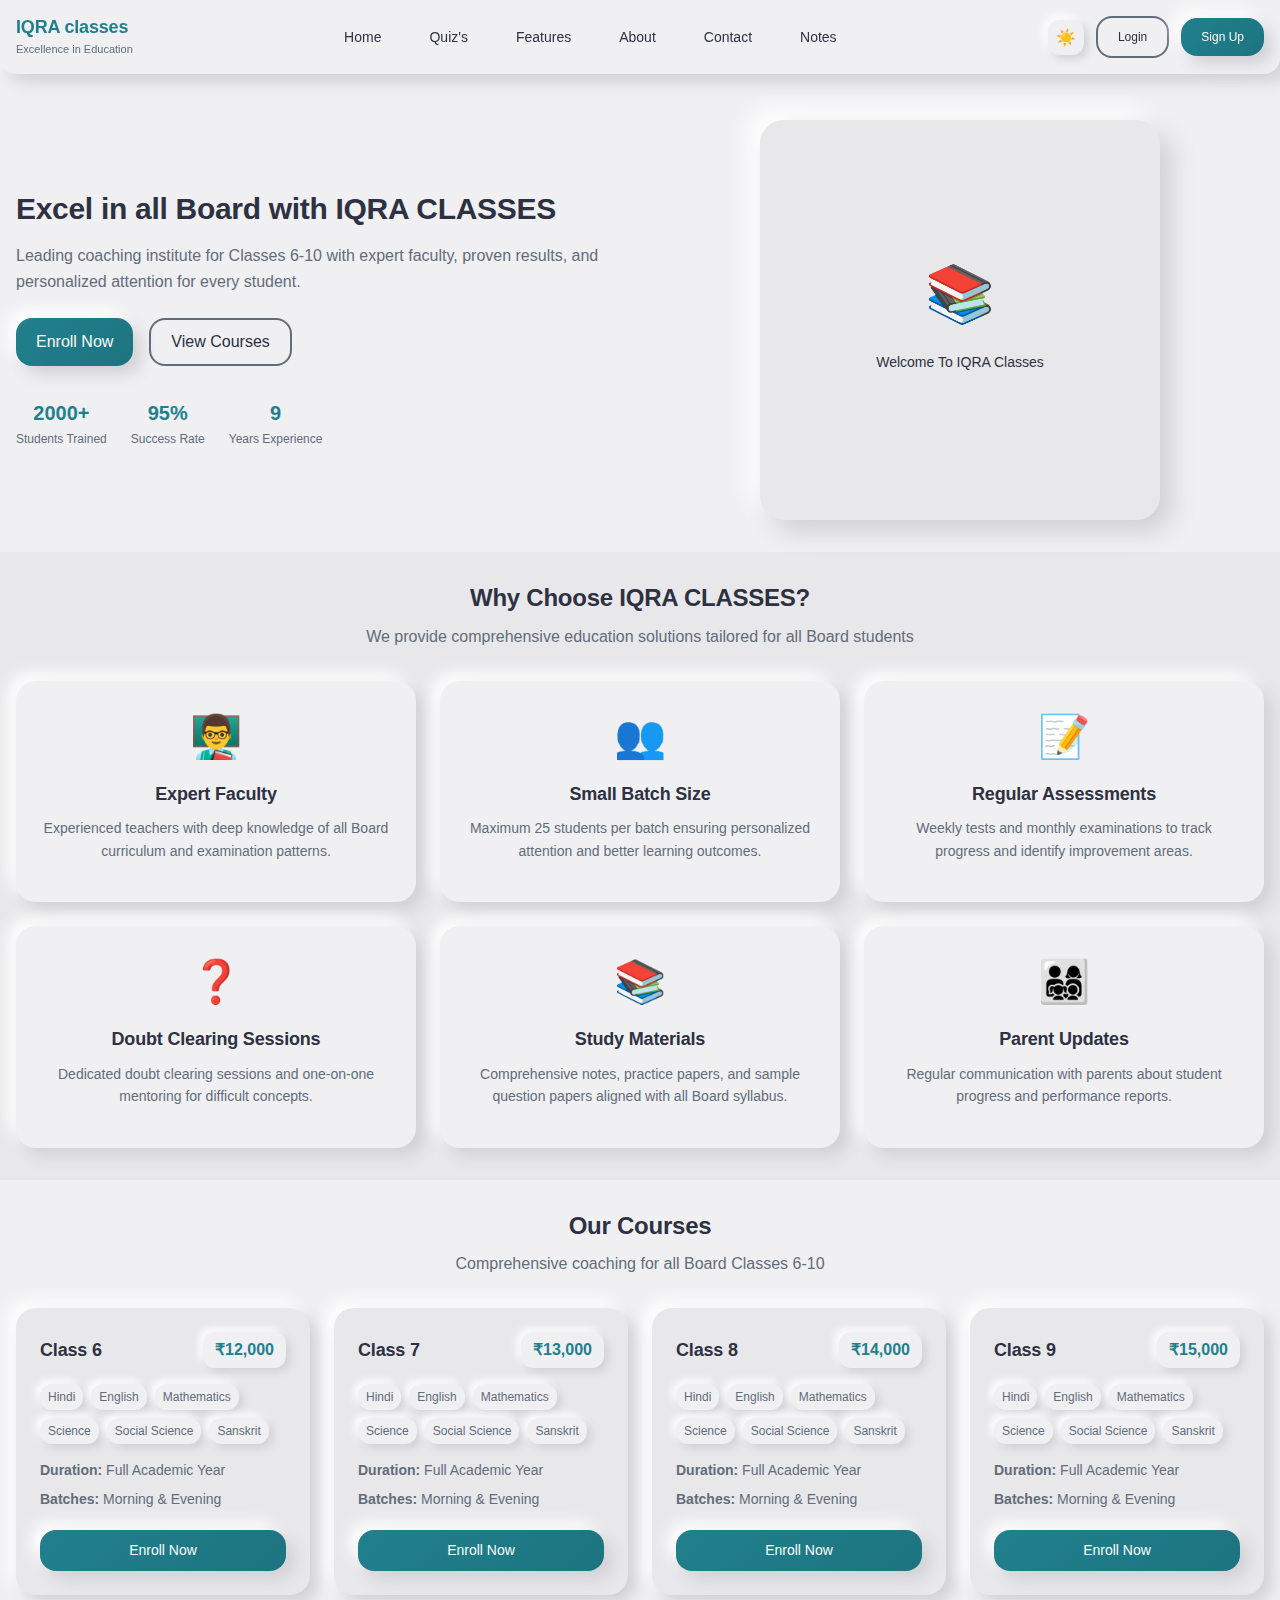
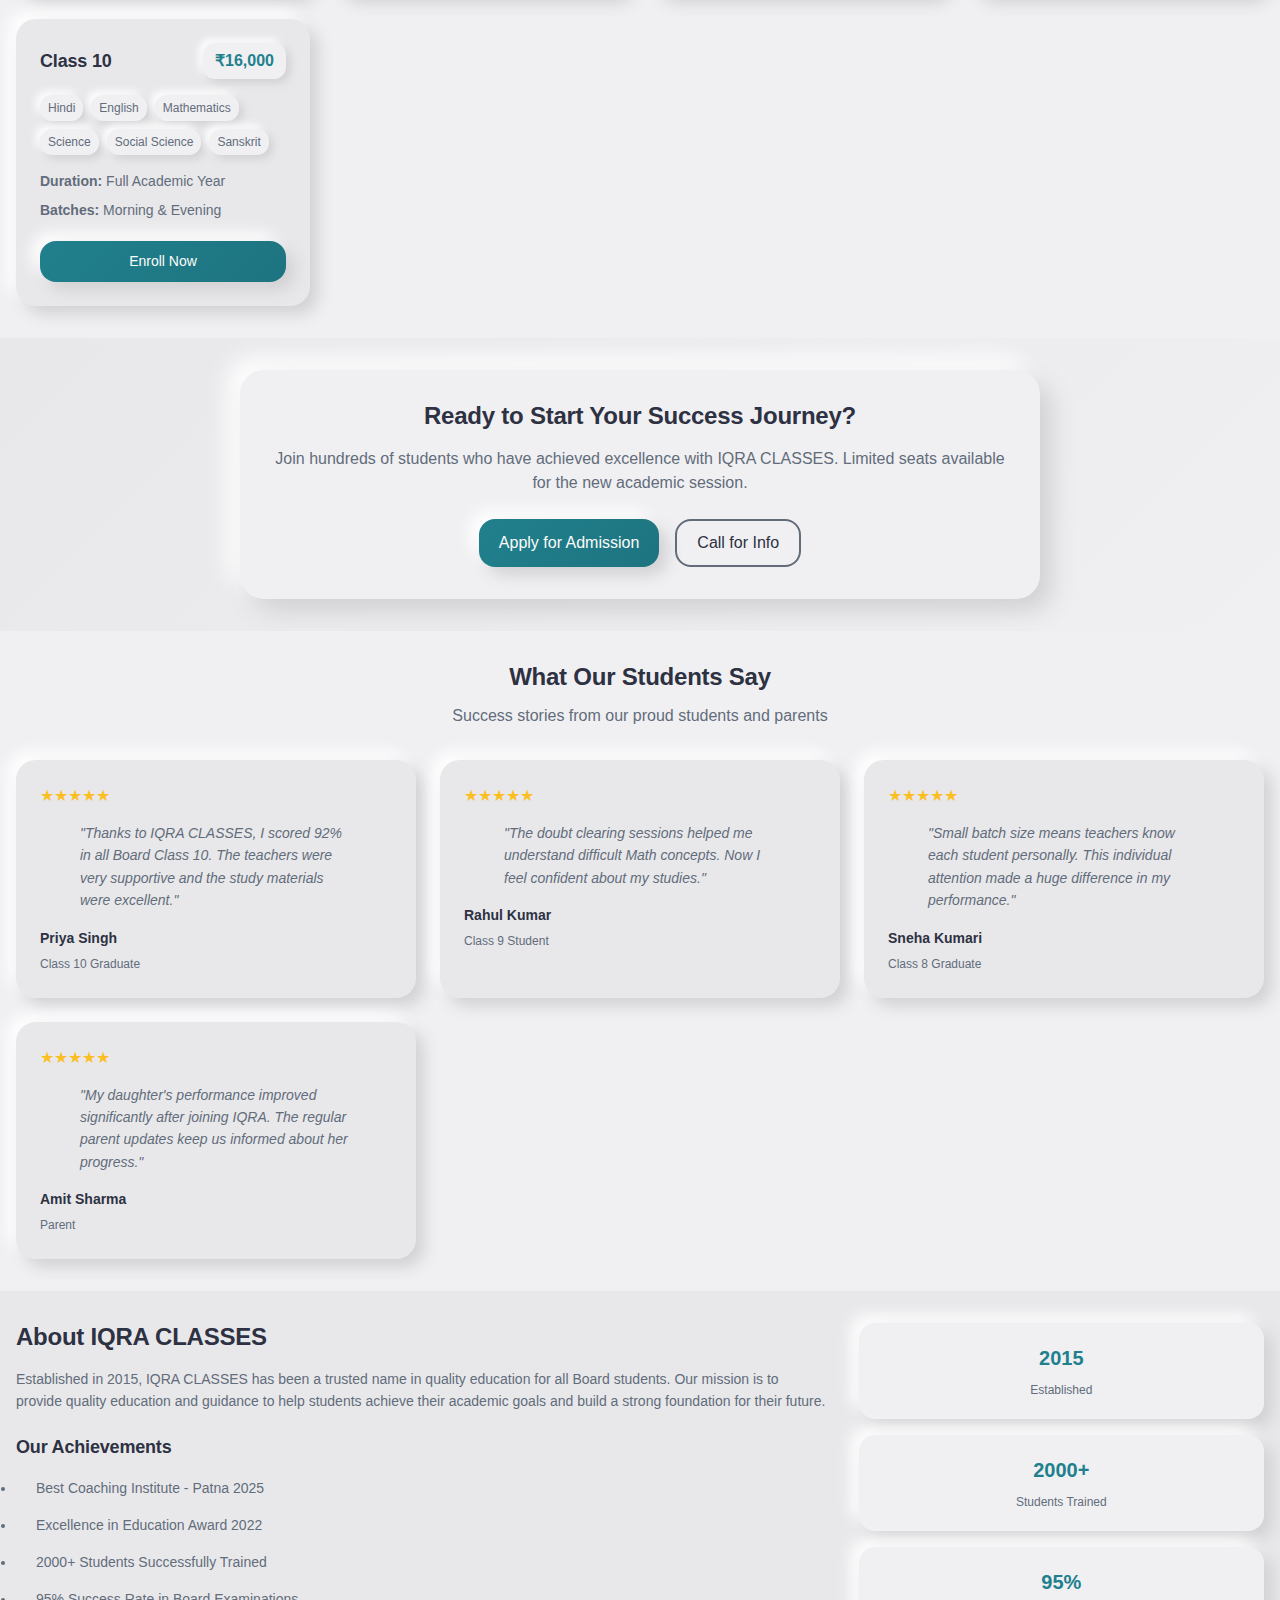
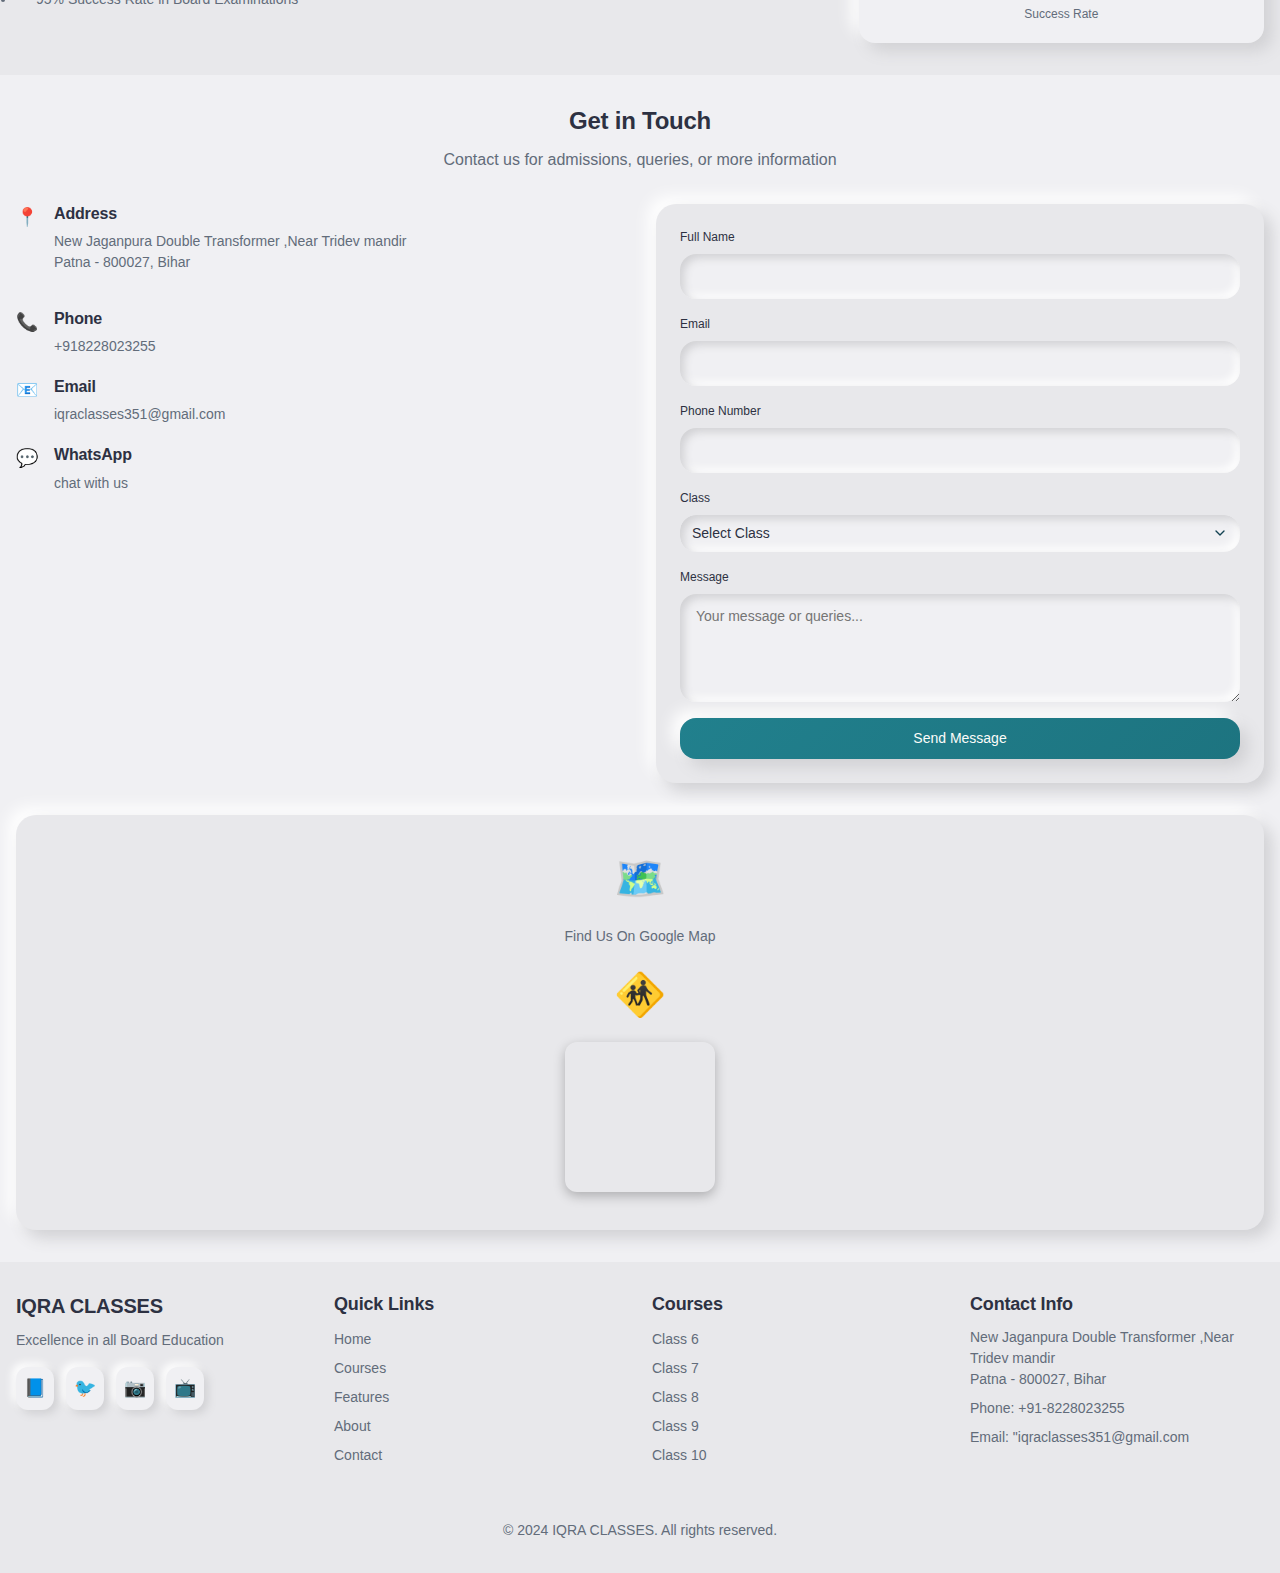
<file: index.html>
<!DOCTYPE html>
<html lang="en">
<head>
    <meta charset="UTF-8">
    <meta name="viewport" content="width=device-width, initial-scale=1.0">
    <title>IQRA Classes - Excellence in all  Board Education</title>
    <meta name="description" content="Leading coaching institute for Classes 6-10 all  Board students with expert faculty and proven results in Patna, all .">
    <link rel="stylesheet" href="style.css">
    <meta name="google-site-verification" content="IgsKDjD2HDWGs92tO0sIumQPB5EtwnlnHRC6n_SPUEU" />
</head>
<body>
    <!-- Navigation -->
    <nav class="navbar">
        <div class="container navbar-content">
            <div class="navbar-brand">
                <h2>IQRA classes</h2>
                <span class="brand-tagline">Excellence in Education</span>
            </div>
            
            <div class="navbar-menu" id="navbarMenu">
                <a href="#home" class="nav-link">Home</a>
                <a href="quiz.html" class="nav-link">Quiz's</a>
                <a href="#features" class="nav-link">Features</a>
                <a href="#about" class="nav-link">About</a>
                <a href="#contact" class="nav-link">Contact</a>  <a href="notes.html" class="nav-link">Notes</a>
            </div>
            
            <div class="navbar-actions">
                <button class="theme-toggle" id="themeToggle" aria-label="Toggle theme">
                    <span class="theme-icon">🌙</span> </button>
                <button class="btn btn--outline btn--sm" id="loginBtn">Login</button>
                <button class="btn btn--primary btn--sm" id="signupBtn">Sign Up</button>
                <button class="mobile-menu-toggle" id="mobileMenuToggle" aria-label="Toggle menu">
                    <span></span>
                    <span></span>
                    <span></span>
                </button>
            </div>
        </div>
    </nav>

    <!-- Hero Section -->
    <section id="home" class="hero">
        <div class="container">
            <div class="hero-content">
                <div class="hero-text">
                    <h1>Excel in all  Board with IQRA CLASSES</h1>
                    <p class="hero-subtitle">Leading coaching institute for Classes 6-10 with expert faculty, proven results, and personalized attention for every student.</p>
                    <div class="hero-cta">
                        <button class="btn btn--primary btn--lg enroll-btn">Enroll Now</button>
                        <a href="#courses" class="btn btn--outline btn--lg">View Courses</a>
                    </div>
                    <div class="hero-stats">
                        <div class="stat-item">
                            <span class="stat-number">2000+</span>
                            <span class="stat-label">Students Trained</span>
                        </div>
                        <div class="stat-item">
                            <span class="stat-number">95%</span>
                            <span class="stat-label">Success Rate</span>
                        </div>
                        <div class="stat-item">
                            <span class="stat-number">9</span>
                            <span class="stat-label">Years Experience</span>
                        </div>
                    </div>
                </div>
                <div class="hero-image">
                    <div class="hero-placeholder">
                        <span>📚</span>
                        <p>Welcome To IQRA Classes</p>
                    </div>
                </div>
            </div>
        </div>
    </section>

    <!-- Features Section -->
    <section id="features" class="features">
        <div class="container">
            <div class="section-header">
                <h2>Why Choose IQRA CLASSES?</h2>
                <p>We provide comprehensive education solutions tailored for all  Board students</p>
            </div>
            <div class="features-grid">
                <div class="feature-card">
                    <div class="feature-icon">👨‍🏫</div>
                    <h3>Expert Faculty</h3>
                    <p>Experienced teachers with deep knowledge of all  Board curriculum and examination patterns.</p>
                </div>
                <div class="feature-card">
                    <div class="feature-icon">👥</div>
                    <h3>Small Batch Size</h3>
                    <p>Maximum 25 students per batch ensuring personalized attention and better learning outcomes.</p>
                </div>
                <div class="feature-card">
                    <div class="feature-icon">📝</div>
                    <h3>Regular Assessments</h3>
                    <p>Weekly tests and monthly examinations to track progress and identify improvement areas.</p>
                </div>
                <div class="feature-card">
                    <div class="feature-icon">❓</div>
                    <h3>Doubt Clearing Sessions</h3>
                    <p>Dedicated doubt clearing sessions and one-on-one mentoring for difficult concepts.</p>
                </div>
                <div class="feature-card">
                    <div class="feature-icon">📚</div>
                    <h3>Study Materials</h3>
                    <p>Comprehensive notes, practice papers, and sample question papers aligned with all  Board syllabus.</p>
                </div>
                <div class="feature-card">
                    <div class="feature-icon">👨‍👩‍👧‍👦</div>
                    <h3>Parent Updates</h3>
                    <p>Regular communication with parents about student progress and performance reports.</p>
                </div>
            </div>
        </div>
    </section>

    <!-- Courses Section -->
    <section id="courses" class="courses">
        <div class="container">
            <div class="section-header">
                <h2>Our Courses</h2>
                <p>Comprehensive coaching for all  Board Classes 6-10</p>
            </div>
            <div class="courses-grid">
                <div class="course-card">
                    <div class="course-header">
                        <h3>Class 6</h3>
                        <div class="course-fee">₹12,000</div>
                    </div>
                    <div class="course-subjects">
                        <span class="subject-chip">Hindi</span>
                        <span class="subject-chip">English</span>
                        <span class="subject-chip">Mathematics</span>
                        <span class="subject-chip">Science</span>
                        <span class="subject-chip">Social Science</span>
                        <span class="subject-chip">Sanskrit</span>
                    </div>
                    <div class="course-details">
                        <p><strong>Duration:</strong> Full Academic Year</p>
                        <p><strong>Batches:</strong> Morning & Evening</p>
                    </div>
                    <button class="btn btn--primary btn--full-width enroll-btn">Enroll Now</button>
                </div>
                
                <div class="course-card">
                    <div class="course-header">
                        <h3>Class 7</h3>
                        <div class="course-fee">₹13,000</div>
                    </div>
                    <div class="course-subjects">
                        <span class="subject-chip">Hindi</span>
                        <span class="subject-chip">English</span>
                        <span class="subject-chip">Mathematics</span>
                        <span class="subject-chip">Science</span>
                        <span class="subject-chip">Social Science</span>
                        <span class="subject-chip">Sanskrit</span>
                    </div>
                    <div class="course-details">
                        <p><strong>Duration:</strong> Full Academic Year</p>
                        <p><strong>Batches:</strong> Morning & Evening</p>
                    </div>
                    <button class="btn btn--primary btn--full-width enroll-btn">Enroll Now</button>
                </div>
                
                <div class="course-card">
                    <div class="course-header">
                        <h3>Class 8</h3>
                        <div class="course-fee">₹14,000</div>
                    </div>
                    <div class="course-subjects">
                        <span class="subject-chip">Hindi</span>
                        <span class="subject-chip">English</span>
                        <span class="subject-chip">Mathematics</span>
                        <span class="subject-chip">Science</span>
                        <span class="subject-chip">Social Science</span>
                        <span class="subject-chip">Sanskrit</span>
                    </div>
                    <div class="course-details">
                        <p><strong>Duration:</strong> Full Academic Year</p>
                        <p><strong>Batches:</strong> Morning & Evening</p>
                    </div>
                    <button class="btn btn--primary btn--full-width enroll-btn">Enroll Now</button>
                </div>
                
                <div class="course-card">
                    <div class="course-header">
                        <h3>Class 9</h3>
                        <div class="course-fee">₹15,000</div>
                    </div>
                    <div class="course-subjects">
                        <span class="subject-chip">Hindi</span>
                        <span class="subject-chip">English</span>
                        <span class="subject-chip">Mathematics</span>
                        <span class="subject-chip">Science</span>
                        <span class="subject-chip">Social Science</span>
                        <span class="subject-chip">Sanskrit</span>
                    </div>
                    <div class="course-details">
                        <p><strong>Duration:</strong> Full Academic Year</p>
                        <p><strong>Batches:</strong> Morning & Evening</p>
                    </div>
                    <button class="btn btn--primary btn--full-width enroll-btn">Enroll Now</button>
                </div>
                
                <div class="course-card">
                    <div class="course-header">
                        <h3>Class 10</h3>
                        <div class="course-fee">₹16,000</div>
                    </div>
                    <div class="course-subjects">
                        <span class="subject-chip">Hindi</span>
                        <span class="subject-chip">English</span>
                        <span class="subject-chip">Mathematics</span>
                        <span class="subject-chip">Science</span>
                        <span class="subject-chip">Social Science</span>
                        <span class="subject-chip">Sanskrit</span>
                    </div>
                    <div class="course-details">
                        <p><strong>Duration:</strong> Full Academic Year</p>
                        <p><strong>Batches:</strong> Morning & Evening</p>
                    </div>
                    <button class="btn btn--primary btn--full-width enroll-btn">Enroll Now</button>
                </div>
            </div>
        </div>
    </section>

    <!-- Admissions CTA -->
    <section class="admissions-cta">
        <div class="container">
            <div class="cta-content">
                <h2>Ready to Start Your Success Journey?</h2>
                <p>Join hundreds of students who have achieved excellence with IQRA CLASSES. Limited seats available for the new academic session.</p>
                <div class="cta-actions">
                    <button class="btn btn--primary btn--lg enroll-btn">Apply for Admission</button>
                    <a href="tel:+918228023255" class="btn btn--outline btn--lg">Call for Info</a>
                </div>
            </div>
        </div>
    </section>

    <!-- Testimonials -->
    <section class="testimonials">
        <div class="container">
            <div class="section-header">
                <h2>What Our Students Say</h2>
                <p>Success stories from our proud students and parents</p>
            </div>
            <div class="testimonials-grid">
                <div class="testimonial-card">
                    <div class="testimonial-rating">★★★★★</div>
                    <blockquote>"Thanks to IQRA CLASSES, I scored 92% in all  Board Class 10. The teachers were very supportive and the study materials were excellent."</blockquote>
                    <div class="testimonial-author">
                        <strong>Priya Singh</strong>
                        <span>Class 10 Graduate</span>
                    </div>
                </div>
                
                <div class="testimonial-card">
                    <div class="testimonial-rating">★★★★★</div>
                    <blockquote>"The doubt clearing sessions helped me understand difficult Math concepts. Now I feel confident about my studies."</blockquote>
                    <div class="testimonial-author">
                        <strong>Rahul Kumar</strong>
                        <span>Class 9 Student</span>
                    </div>
                </div>
                
                <div class="testimonial-card">
                    <div class="testimonial-rating">★★★★★</div>
                    <blockquote>"Small batch size means teachers know each student personally. This individual attention made a huge difference in my performance."</blockquote>
                    <div class="testimonial-author">
                        <strong>Sneha Kumari</strong>
                        <span>Class 8 Graduate</span>
                    </div>
                </div>
                
                <div class="testimonial-card">
                    <div class="testimonial-rating">★★★★★</div>
                    <blockquote>"My daughter's performance improved significantly after joining IQRA. The regular parent updates keep us informed about her progress."</blockquote>
                    <div class="testimonial-author">
                        <strong>Amit Sharma</strong>
                        <span>Parent</span>
                    </div>
                </div>
            </div>
        </div>
    </section>

    <!-- About Section -->
    <section id="about" class="about">
        <div class="container">
            <div class="about-content">
                <div class="about-text">
                    <h2>About IQRA CLASSES</h2>
                    <p>Established in 2015, IQRA CLASSES has been a trusted name in quality education for all  Board students. Our mission is to provide quality education and guidance to help students achieve their academic goals and build a strong foundation for their future.</p>
                    
                    <div class="achievements">
                        <h3>Our Achievements</h3>
                        <ui>
                           
                         <li>Best Coaching Institute - Patna 2025</li>
                           <li>Excellence in Education Award 2022</li>
                            <li>2000+ Students Successfully Trained</li>
                            <li>95% Success Rate in Board Examinations</li> </ui>
                    </div>
                </div>
                
                <div class="about-stats">
                    <div class="stat-card">
                        <div class="stat-number">2015</div>
                        <div class="stat-label">Established</div>
                    </div>
                    <div class="stat-card">
                        <div class="stat-number">2000+</div>
                        <div class="stat-label">Students Trained</div>
                    </div>
                    <div class="stat-card">
                        <div class="stat-number">95%</div>
                        <div class="stat-label">Success Rate</div>
                    </div>
                </div>
            </div>
        </div>
    </section>

    <!-- Contact Section -->
    <section id="contact" class="contact">
        <div class="container">
            <div class="section-header">
                <h2>Get in Touch</h2>
                <p>Contact us for admissions, queries, or more information</p>
            </div>
            
            <div class="contact-content">
                <div class="contact-info">
                    <div class="contact-item">
                        <div class="contact-icon">📍</div>
                        <div>
                            <h3>Address</h3>
                            <p>New Jaganpura Double Transformer ,Near Tridev mandir<br>Patna - 800027, Bihar </p>
                        </div>
                    </div>
                    
                    <div class="contact-item">
                        <div class="contact-icon">📞</div>
                        <div>
                            <h3>Phone</h3>
                            <a href="tel:+918228023255">+918228023255</a>
                        </div>
                    </div>
                    
                    <div class="contact-item">
                        <div class="contact-icon">📧</div>
                        <div>
                            <h3>Email</h3>
                            <a href="mailto:iqraclasses351@gmail.com">iqraclasses351@gmail.com</a>
                        </div>
                    </div>
                    
                    <div class="contact-item">   <div class="contact-icon">💬</div>
                        <div>
                            <h3>WhatsApp</h3>
                           <a href="https://wa.me/918228023255?text=Hi%21%20I'm%20interested%20in%20joining%20your%20coaching%20classes.%20Could%20you%20please%20share%20the%20details%3F" target="_blank"> chat with us 
</a>
                        </div>
                    </div>
                </div>
                
                <div class="contact-form">
                    <form id="contactForm">
                        <div class="form-group">
                            <label for="name" class="form-label">Full Name</label>
                            <input type="text" id="name" name="name" class="form-control" required>
                            <div class="form-error" id="nameError"></div>
                        </div>
                        
                        <div class="form-group">
                            <label for="email" class="form-label">Email</label>
                            <input type="email" id="email" name="email" class="form-control" required>
                            <div class="form-error" id="emailError"></div>
                        </div>
                        
                        <div class="form-group">
                            <label for="phone" class="form-label">Phone Number</label>
                            <input type="tel" id="phone" name="phone" class="form-control" required>
                            <div class="form-error" id="phoneError"></div>
                        </div>
                        
                        <div class="form-group">
                            <label for="class" class="form-label">Class</label>
                            <select id="class" name="class" class="form-control" required>
                                <option value="">Select Class</option>
                                <option value="class-6">Class 6</option>
                                <option value="class-7">Class 7</option>
                                <option value="class-8">Class 8</option>
                                <option value="class-9">Class 9</option>
                                <option value="class-10">Class 10</option>
                            </select>
                            <div class="form-error" id="classError"></div>
                        </div>
                        
                        <div class="form-group">
                            <label for="message" class="form-label">Message</label>
                            <textarea id="message" name="message" class="form-control" rows="4" placeholder="Your message or queries..."></textarea>
                            <div class="form-error" id="messageError"></div>
                        </div>
                        
                        <button type="submit" class="btn btn--primary btn--full-width">Send Message</button>
                    </form>
                </div>
            </div>
            
            <!-- Map Placeholder -->
            <div class="map-container">
                <div class="map-placeholder">
                    <span>🗺️</span>
                    <p>Find Us On Google Map</p><span>🚸</span>
                    <small><iframe 
  src="https://www.google.com/maps/embed?pb=!1m18!1m12!1m3!1d3598.8047403643827!2d85.14893927606295!3d25.57816221616367!2m3!1f0!2f0!3f0!3m2!1i1024!2i768!4f13.1!3m3!1m2!1s0x39f2a7b40216c211%3A0xd1bea02a1ff65906!2sIQRA%20CLASSES!5e0!3m2!1sen!2sin!4v1755358887254!5m2!1sen!2sin" 
  allowfullscreen="" 
  loading="lazy" 
  referrerpolicy="no-referrer-when-downgrade"
  class="mini-map">
</iframe>

<style>
  .mini-map {
    width: 150px;     /* ultra-mini width */
    height: 150px;    /* ultra-mini height */
    border: none;
    border-radius: 12px;  /* rounded corners */
    box-shadow: 0 4px 12px rgba(0,0,0,0.25);
  }
</style></small>
                </div>
            </div>
        </div>
    </section>

    <!-- Footer -->
    <footer class="footer">
        <div class="container">
            <div class="footer-content">
                <div class="footer-section">
                    <h3>IQRA CLASSES</h3>
                    <p>Excellence in all  Board Education</p>
                    <div class="social-links">
                        <a href="#" target="_blank" aria-label="Facebook">📘</a>
                        <a href="#" target="_blank" aria-label="Twitter">🐦</a>
                        <a href="#" target="_blank" aria-label="Instagram">📷</a>
                        <a href="#" target="_blank" aria-label="YouTube">📺</a>
                    </div>
                </div>
                
                <div class="footer-section">
                    <h4>Quick Links</h4>
                    <ul>
                        <li><a href="#home">Home</a></li>
                        <li><a href="#courses">Courses</a></li>
                        <li><a href="#features">Features</a></li>
                        <li><a href="#about">About</a></li>
                        <li><a href="#contact">Contact</a></li>
                    </ul>
                </div>
                
                <div class="footer-section">
                    <h4>Courses</h4>
                    <ul>
                        <li><a href="#courses">Class 6</a></li>
                        <li><a href="#courses">Class 7</a></li>
                        <li><a href="#courses">Class 8</a></li>
                        <li><a href="#courses">Class 9</a></li>
                        <li><a href="#courses">Class 10</a></li>
                    </ul>
                </div>
                
                <div class="footer-section">
                    <h4>Contact Info</h4>
                    <p>New Jaganpura Double Transformer ,Near Tridev mandir<br>Patna - 800027, Bihar</p>
                    <p>Phone: <a href="tel:+918228023255">+91-8228023255</a></p>
                    <p>Email: <a href="mailto:iqraclasses351@gmail.com">"iqraclasses351@gmail.com</a></p>
                </div>
            </div>
            
            <div class="footer-bottom">
                <p>&copy; 2024 IQRA CLASSES. All rights reserved.</p>
            </div>
        </div>
    </footer>

    <!-- Login Modal -->
    <div id="loginModal" class="modal hidden">
        <div class="modal-overlay"></div>
        <div class="modal-content">
            <div class="modal-header">
                <h2>Login to Your Account</h2>
                <button class="modal-close" id="loginModalClose">&times;</button>
            </div>
            <form id="loginForm" class="auth-form">
                <div class="form-group">
                    <label for="loginEmail" class="form-label">Email</label>
                    <input type="email" id="loginEmail" name="email" class="form-control" required>
                    <div class="form-error" id="loginEmailError"></div>
                </div>
                
                <div class="form-group">
                    <label for="loginPassword" class="form-label">Password</label>
                    <input type="password" id="loginPassword" name="password" class="form-control" required>
                    <div class="form-error" id="loginPasswordError"></div>
                </div>
                
                <button type="submit" class="btn btn--primary btn--full-width">Login</button>
                
                <div class="auth-footer">
                    <p>Don't have an account? <button type="button" class="link-btn" id="switchToSignup">Sign up</button></p>
                </div>
            </form>
        </div>
    </div>

    <!-- Signup Modal -->
    <div id="signupModal" class="modal hidden">
        <div class="modal-overlay"></div>
        <div class="modal-content">
            <div class="modal-header">
                <h2>Create Your Account</h2>
                <button class="modal-close" id="signupModalClose">&times;</button>
            </div>
            <form id="signupForm" class="auth-form">
                <div class="form-group">
                    <label for="signupName" class="form-label">Full Name</label>
                    <input type="text" id="signupName" name="name" class="form-control" required>
                    <div class="form-error" id="signupNameError"></div>
                </div>
                
                <div class="form-group">
                    <label for="signupEmail" class="form-label">Email</label>
                    <input type="email" id="signupEmail" name="email" class="form-control" required>
                    <div class="form-error" id="signupEmailError"></div>
                </div>
                
                <div class="form-group">
                    <label for="signupPhone" class="form-label">Phone Number</label>
                    <input type="tel" id="signupPhone" name="phone" class="form-control" required>
                    <div class="form-error" id="signupPhoneError"></div>
                </div>
                
                <div class="form-group">
                    <label for="signupClass" class="form-label">Class</label>
                    <select id="signupClass" name="class" class="form-control" required>
                        <option value="">Select Class</option>
                        <option value="class-6">Class 6</option>
                        <option value="class-7">Class 7</option>
                        <option value="class-8">Class 8</option>
                        <option value="class-9">Class 9</option>
                        <option value="class-10">Class 10</option>
                    </select>
                    <div class="form-error" id="signupClassError"></div>
                </div>
                
                <div class="form-group">
                    <label for="signupPassword" class="form-label">Password</label>
                    <input type="password" id="signupPassword" name="password" class="form-control" required>
                    <div class="form-error" id="signupPasswordError"></div>
                </div>
                
                <div class="form-group">
                    <label for="signupConfirmPassword" class="form-label">Confirm Password</label>
                    <input type="password" id="signupConfirmPassword" name="confirmPassword" class="form-control" required>
                    <div class="form-error" id="signupConfirmPasswordError"></div>
                </div>
                
                <button type="submit" class="btn btn--primary btn--full-width">Sign Up</button>
                
                <div class="auth-footer">
                    <p>Already have an account? <button type="button" class="link-btn" id="switchToLogin">Login</button></p>
                </div>
            </form>
        </div>
    </div>

    <script src="app.js"></script>
<!-- Static App Form Collection Script -->
<script src="https://static.app/js/static-forms.js" type="text/javascript"></script>

<script src="https://static.app/js/static.js" type="text/javascript"></script>
</body>
</html>
</file>
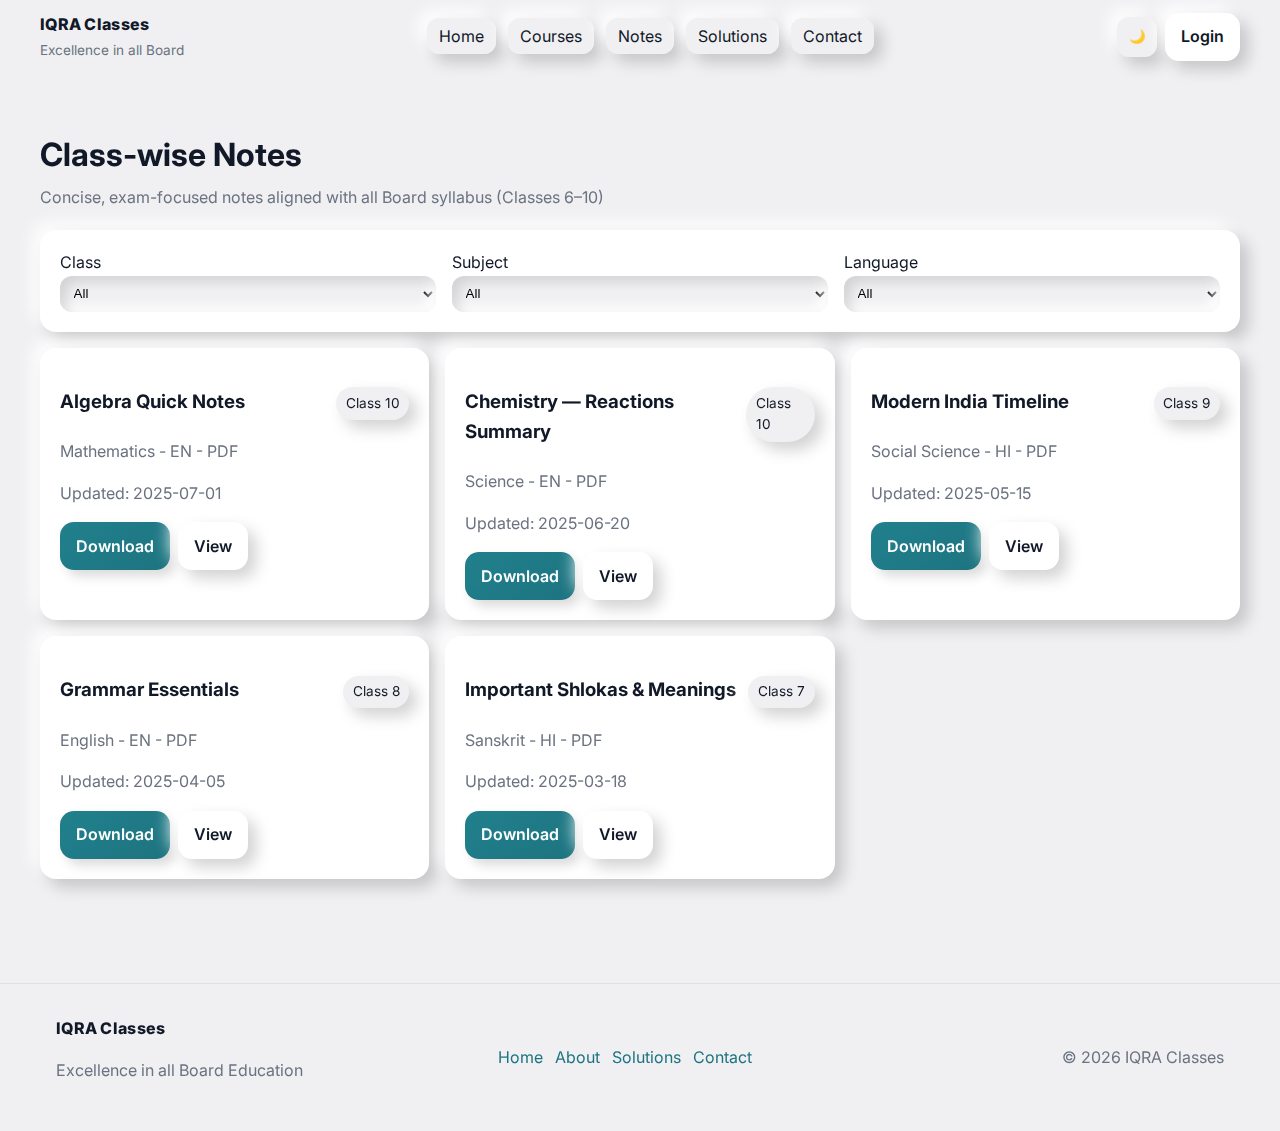
<file: notes.html>
<!DOCTYPE html><html lang="en" data-theme="light"> <head> <meta charset="UTF-8" /> <meta name="viewport" content="width=device-width, initial-scale=1" />  <title>IQRA Classes — Notes (Classes 6–10, all Board)</title>
<meta name="description" content="Download class-wise all Board notes for Classes 6–10: Hindi, English, Mathematics, Science, Social Science, Sanskrit." /> <meta name="theme-color" content="#21808d" />
<link rel="preconnect" href="https://fonts.gstatic.com" crossorigin />
<link rel="preconnect" href="https://fonts.googleapis.com" />
<link href="https://fonts.googleapis.com/css2?family=Inter:wght@400;600;700;800&display=swap" rel="stylesheet" /> 
<style> :root { --bg: #f0f0f3; --surface: #ffffff; --text: #111827; --muted: #6b7280; --muted-2: #9ca3af; --primary: #21808d; --primary-600: #1d7480; --accent: #2996a1; --success: #16a34a; --error: #dc2626; --radius: 16px; --radius-lg: 22px; --shadow-dark: rgba(0,0,0,0.18); --shadow-light: rgba(255,255,255,0.9); --shadow-outer: 8px 8px 16px var(--shadow-dark), -8px -8px 16px var(--shadow-light); --shadow-inset: inset 6px 6px 12px rgba(0,0,0,0.12), inset -6px -6px 12px rgba(255,255,255,0.9); --ring: 0 0 0 3px rgba(41,150,161,0.25); --container: 1200px; --space-1: .25rem; --space-2: .5rem; --space-3: .75rem; --space-4: 1rem; --space-5: 1.25rem; --space-6: 1.5rem; --space-8: 2rem; } [data-theme="dark"] { --bg: #2d3142; --surface: #32364a; --text: #f8fafc; --muted: #cbd5e1; --muted-2: #94a3b8; --primary: #51c8d2; --primary-600: #49b4bd; --accent: #7fd4db; --success: #22c55e; --error: #ef4444; --shadow-dark: rgba(0,0,0,0.5); --shadow-light: rgba(255,255,255,0.05); --shadow-outer: 8px 8px 16px rgba(0,0,0,0.5), -8px -8px 16px rgba(255,255,255,0.03); --shadow-inset: inset 6px 6px 12px rgba(0,0,0,0.55), inset -6px -6px 12px rgba(255,255,255,0.03); --ring: 0 0 0 3px rgba(127,212,219,0.25); } * { box-sizing: border-box; } html, body { height: 100%; } body { margin: 0; font-family: Inter, system-ui, -apple-system, Segoe UI, Roboto, Arial, sans-serif; background: var(--bg); color: var(--text); line-height: 1.6; } a { color: var(--primary-600); text-decoration: none; } a:focus-visible, button:focus-visible, input:focus-visible, select:focus-visible { outline: none; box-shadow: var(--ring); border-radius: 8px; } .container { max-width: var(--container); margin: 0 auto; padding: 0 var(--space-4); } .section { padding: 3.5rem 0; } .section-title { font-size: clamp(1.6rem, 2.5vw, 2.2rem); margin: 0 0 .25rem; } .section-subtitle { color: var(--muted); margin: 0 0 1.25rem; } .card { background: var(--surface); border-radius: var(--radius); box-shadow: var(--shadow-outer); padding: var(--space-5); } .chip { display: inline-block; padding: .35rem .6rem; background: var(--bg); border-radius: 999px; box-shadow: var(--shadow-outer); font-size: .85rem; } .grid { display: grid; gap: var(--space-4); } .cards-grid { grid-template-columns: repeat(3, minmax(0, 1fr)); } .header { position: sticky; top: 0; z-index: 50; background: var(--bg); backdrop-filter: saturate(1.2) blur(10px); } .navbar { display: grid; grid-template-columns: auto 1fr auto; gap: var(--space-4); align-items: center; padding: .75rem 0; } .brand { display: grid; gap: 2px; } .logo-text { font-weight: 800; letter-spacing: .3px; } .tagline { font-size: .85rem; color: var(--muted); } .nav-links { display: flex; gap: .75rem; list-style: none; margin: 0; padding: 0; justify-self: center; } .nav-links a { padding: .5rem .75rem; border-radius: 12px; background: var(--bg); box-shadow: var(--shadow-outer); color: var(--text); } .nav-links a:hover { box-shadow: var(--shadow-inset); } .actions { display: flex; gap: .5rem; align-items: center; } .icon-btn { width: 40px; height: 40px; border: 0; border-radius: 12px; background: var(--bg); box-shadow: var(--shadow-outer); display: inline-flex; align-items: center; justify-content: center; cursor: pointer; } .hamburger { display: none; } .btn { display: inline-flex; align-items: center; justify-content: center; gap: 8px; padding: .7rem 1rem; border-radius: 14px; border: 0; cursor: pointer; font-weight: 600; } .btn-primary { color: #fff; background: linear-gradient(145deg, var(--primary), var(--primary-600)); box-shadow: 6px 6px 12px rgba(0,0,0,0.15), -6px -6px 12px rgba(255,255,255,0.35); } .btn-soft { color: var(--text); background: var(--surface); box-shadow: var(--shadow-outer); } .muted { color: var(--muted); } .footer { margin-top: 3rem; padding: 2rem 0; background: var(--bg); border-top: 1px solid rgba(0,0,0,0.06); } .footer-grid { display: grid; grid-template-columns: 1.2fr 1fr 1fr; gap: var(--space-4); align-items: center; } .footer-links { display: flex; gap: .75rem; flex-wrap: wrap; } .footer-copy { color: var(--muted); text-align: right; } @media (max-width: 1200px) { .cards-grid { grid-template-columns: repeat(2, 1fr); } .footer-grid { grid-template-columns: 1fr; text-align: center; } .footer-copy { text-align: center; } } @media (max-width: 768px) { .nav-links { position: absolute; top: 64px; left: 0; right: 0; background: var(--bg); box-shadow: var(--shadow-outer); padding: .75rem; display: none; flex-direction: column; } .nav-links.open { display: grid; } .hamburger { display: inline-flex; flex-direction: column; gap: 4px; width: 40px; height: 40px; justify-content: center; align-items: center; border: 0; background: var(--bg); border-radius: 12px; box-shadow: var(--shadow-outer); } .hamburger span { display: block; width: 18px; height: 2px; background: var(--text); border-radius: 2px; } .cards-grid { grid-template-columns: 1fr; } .navbar { grid-template-columns: auto auto auto; } } </style> 
</head> 
     <body> 
          <header class="header" role="banner"> 
          <nav class="navbar container" aria-label="Primary"> 
          <div class="brand"><div class="logo-text" aria-label="IQRA Classes">IQRA Classes</div> <div class="tagline">Excellence in all Board</div> </div> <button id="mobileMenuToggle" class="icon-btn hamburger" aria-label="Open menu" aria-controls="navbarMenu" aria-expanded="false"> <span></span><span></span><span></span> </button> <ul id="navbarMenu" class="nav-links" role="menubar"> <li role="none"><a role="menuitem" href="index.html#home">Home</a></li> <li role="none"><a role="menuitem" href="index.html#courses">Courses</a></li> <li role="none"><a role="menuitem" href="notes.html" aria-current="page">Notes</a></li> <li role="none"><a role="menuitem" href="solutions.html">Solutions</a></li> <li role="none"><a role="menuitem" href="index.html#contact">Contact</a></li> </ul> <div class="actions"> <button id="themeToggle" class="icon-btn" aria-label="Toggle theme" title="Toggle theme"> <span class="theme-icon" aria-hidden="true">🌙</span> </button> <a href="index.html#login" class="btn btn-soft" onclick="openModal && openModal('loginModal'); return false;">Login</a> </div> </nav> </header> <main id="main" class="container section"> <header style="margin-bottom:1rem"> <h1 class="section-title">Class-wise Notes</h1> <p class="section-subtitle">Concise, exam-focused notes aligned with all Board syllabus (Classes 6–10)</p> </header>
<section class="card" aria-label="Filter notes" style="margin-bottom:1rem">
  <form id="notesFilter" class="grid" style="grid-template-columns: repeat(3, minmax(0, 1fr)); gap: 1rem;">
    <div>
      <label for="notesClass">Class</label>
      <select id="notesClass" style="width:100%;padding:.6rem;border:0;border-radius:12px;background:var(--bg);box-shadow:var(--shadow-inset)">
        <option value="">All</option>
        <option>Class 6</option><option>Class 7</option><option>Class 8</option>
        <option>Class 9</option><option>Class 10</option>
      </select>
    </div>
    <div>
      <label for="notesSubject">Subject</label>
      <select id="notesSubject" style="width:100%;padding:.6rem;border:0;border-radius:12px;background:var(--bg);box-shadow:var(--shadow-inset)">
        <option value="">All</option>
        <option>Hindi</option><option>English</option><option>Mathematics</option>
        <option>Science</option><option>Social Science</option><option>Sanskrit</option>
      </select>
    </div>
    <div>
      <label for="notesLang">Language</label>
      <select id="notesLang" style="width:100%;padding:.6rem;border:0;border-radius:12px;background:var(--bg);box-shadow:var(--shadow-inset)">
        <option value="">All</option>
        <option value="EN">English</option>
        <option value="HI">Hindi</option>
      </select>
    </div>
  </form>
</section>

<section id="notesGrid" class="grid cards-grid" aria-live="polite">
  <!-- Notes cards injected by JS -->
</section>
</main>
<footer class="footer"> <div class="container footer-grid"> <div> <div class="logo-text">IQRA Classes</div> <p class="muted">Excellence in all Board Education</p> </div> <div class="footer-links"> <a href="index.html#home">Home</a> <a href="index.html#about">About</a> <a href="solutions.html">Solutions</a> <a href="index.html#contact">Contact</a> </div> <div class="footer-copy">© <span id="year"></span> IQRA Classes</div> </div> </footer> 
<script> const $ = (s, r=document)=>r.querySelector(s); const $$ = (s, r=document)=>Array.from(r.querySelectorAll(s)); const emailRe = /^[^@\s]+@[^@\s]+\.[^@\s]+$/; const NotesState = { items: [ { id:'n-10-math-algebra', class:'Class 10', subject:'Mathematics', title:'Algebra Quick Notes', lang:'EN', format:'PDF', url:'files/notes/n-10-math-algebra.pdf', updated:'2025-07-01' }, { id:'n-10-sci-chem', class:'Class 10', subject:'Science', title:'Chemistry — Reactions Summary', lang:'EN', format:'PDF', url:'files/notes/n-10-sci-chem.pdf', updated:'2025-06-20' }, { id:'n-9-ss-history', class:'Class 9', subject:'Social Science', title:'Modern India Timeline', lang:'HI', format:'PDF', url:'files/notes/n-9-ss-history.pdf', updated:'2025-05-15' }, { id:'n-8-eng-grammar', class:'Class 8', subject:'English', title:'Grammar Essentials', lang:'EN', format:'PDF', url:'files/notes/n-8-eng-grammar.pdf', updated:'2025-04-05' }, { id:'n-7-sanskrit-shloka', class:'Class 7', subject:'Sanskrit', title:'Important Shlokas & Meanings', lang:'HI', format:'PDF', url:'files/notes/n-7-sanskrit-shloka.pdf', updated:'2025-03-18' }, ] }; function applyTheme(t){ document.documentElement.setAttribute('data-theme', t); localStorage.setItem('iqra-theme', t); const icon = $('#themeToggle .theme-icon'); if (icon) icon.textContent = t === 'dark' ? '☀️' : '🌙'; } function initTheme(){ const saved = localStorage.getItem('iqra-theme'); const prefersDark = window.matchMedia('(prefers-color-scheme: dark)').matches; applyTheme(saved || (prefersDark ? 'dark' : 'light')); } function setMenu(open){ const nav = $('#navbarMenu'); const btn = $('#mobileMenuToggle'); nav?.classList.toggle('open', open); btn?.setAttribute('aria-expanded', String(open)); } function renderYear(){ const y=$('#year'); if(y) y.textContent=new Date().getFullYear(); } function renderNotes(){ const grid = $('#notesGrid'); if(!grid) return; const cls = $('#notesClass')?.value || ''; const sub = $('#notesSubject')?.value || ''; const lang= $('#notesLang')?.value || ''; const items = NotesState.items.filter(x => (!cls || x.class === cls) && (!sub || x.subject === sub) && (!lang || x.lang === lang) ); grid.innerHTML = items.map(x => ` <article class="card" tabindex="0" aria-labelledby="${x.id}-title"> <header style="display:flex;justify-content:space-between;gap:.5rem;align-items:baseline"> <h3 id="${x.id}-title">${x.title}</h3> <span class="chip">${x.class}</span> </header> <p class="muted" style="margin:.25rem 0 .5rem 0">${x.subject} - ${x.lang} - ${x.format}</p> <p class="muted">Updated: ${x.updated}</p> <div class="card-actions" style="display:flex;gap:.5rem;margin-top:.6rem;flex-wrap:wrap"> <a class="btn btn-primary" href="${x.url}" download>Download</a> <a class="btn btn-soft" href="${x.url}" target="_blank" rel="noopener">View</a> </div> </article> `).join('') || `<div class="card">No notes found for the selected filters.</div>`; } function bindFilters(){ ['notesClass','notesSubject','notesLang'].forEach(id=>{ const el = document.getElementById(id); if (el) el.addEventListener('change', renderNotes); }); } document.addEventListener('DOMContentLoaded', ()=>{ renderYear(); initTheme(); $('#themeToggle')?.addEventListener('click', ()=>{ const cur = document.documentElement.getAttribute('data-theme') || 'light'; applyTheme(cur === 'light' ? 'dark' : 'light'); }); $('#mobileMenuToggle')?.addEventListener('click', ()=> setMenu(!$('#navbarMenu')?.classList.contains('open'))); renderNotes(); bindFilters(); }); </script>
     </body> 
 
  </html>
</file>
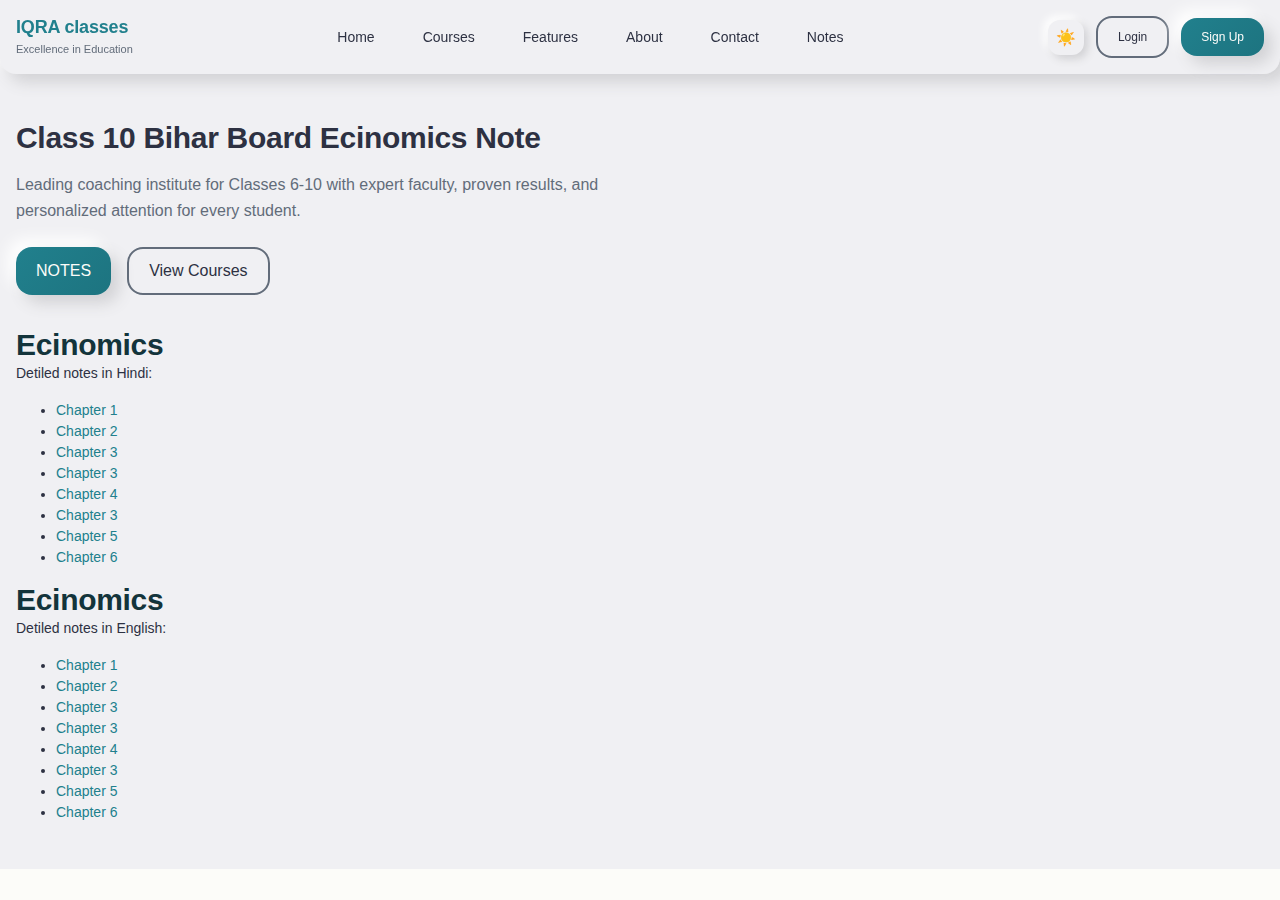
<file: page1.html>
<!DOCTYPE html>
<html lang="en">
<head>
    <meta charset="UTF-8">
    <meta name="viewport" content="width=device-width, initial-scale=1.0">
    <title>Bihar Board class 10 Notes</title>
    <meta name="description" content="Leading coaching institute for Classes 6-10 all  Board students with expert faculty and proven results in Patna, all .">
    <link rel="stylesheet" href="style.css">
</head>
<body>
    <!-- Navigation -->
    <nav class="navbar">
        <div class="container navbar-content">
            <div class="navbar-brand">
                <h2>IQRA classes</h2>
                <span class="brand-tagline">Excellence in Education</span>
            </div>
            
            <div class="navbar-menu" id="navbarMenu">
                <a href="index.html" class="nav-link">Home</a>
                <a href="index.html" class="nav-link">Courses</a>
                <a href="index.html" class="nav-link">Features</a>
                <a href="#about" class="nav-link">About</a>
                <a href="#contact" class="nav-link">Contact</a>  <a href="notes.html" class="nav-link">Notes</a>
            </div>
            
            <div class="navbar-actions">
                <button class="theme-toggle" id="themeToggle" aria-label="Toggle theme">
                    <span class="theme-icon">🌙</span> </button>
                <button class="btn btn--outline btn--sm" id="loginBtn">Login</button>
                <button class="btn btn--primary btn--sm" id="signupBtn">Sign Up</button>
                <button class="mobile-menu-toggle" id="mobileMenuToggle" aria-label="Toggle menu">
                    <span></span>
                    <span></span>
                    <span></span>
                </button>
            </div>
        </div>  
    </nav>
        <!-- Hero Section -->
    <section id="home" class="hero">
        <div class="container">
            <div class="hero-content">
                <div class="hero-text">
                    <h1>Class 10 Bihar Board 
                    Ecinomics Note</h1>
                    <p class="hero-subtitle">Leading coaching institute for Classes 6-10 with expert faculty, proven results, and personalized attention for every student.</p>
                    <div class="hero-cta">
                        <button class="btn btn--primary btn--lg enroll-btn">NOTES</button>
                        <a href="#courses" class="btn btn--outline btn--lg">View Courses</a> <div class="Economics"></div>
                         </div>
                    </div>
                </div>
             <div>   
             <!---content--->
             <div ="eco">
                 <h1>Ecinomics</h>
             </div>
    
        
      <p>Detiled notes in Hindi:</p>
                 <ul>
 <li><a href="https://example.com">Chapter 1</a></li>
     <li><a href="mailto:m.bluth@example.com">Chapter 2</a></li>
        <li><a href="tel:+123456789">Chapter 3</a></li>
            <li><a href="tel:+123456789">Chapter 3</a></li>
                <li><a href="tel:+123456789">Chapter 4</a></li>
                   <li><a href="tel:+123456789">Chapter 3</a></li>
                       <li><a href="tel:+123456789">Chapter 5</a></li>
                           <li><a href="tel:+123456789">Chapter 6</a></li>
</ul>
<h1>Ecinomics</h>
             </div>
    
 <p>Detiled notes in English:</p>  <ul>
                     
 <li><a href="https://example.com">Chapter 1</a></li>
   <li><a href="mailto:m.bluth@example.com">Chapter 2</a></li>
     <li><a href="tel:+123456789">Chapter 3</a></li>
       <li><a href="tel:+123456789">Chapter 3</a></li> 
          <li><a href="tel:+123456789">Chapter 4</a></li>
             <li><a href="tel:+123456789">Chapter 3</a></li>
                 <li><a href="tel:+123456789">Chapter 5</a></li>
                    <li><a href="tel:+123456789">Chapter 6</a></li>
</ul>

                 
</body>          <!-- Login Modal -->
   <div id="loginModal" class="modal hidden">
       <div class="modal-overlay"></div>
       <div class="modal-content">
           <div class="modal-header">
               <h2>Login to Your Account</h2>
               <button class="modal-close" id="loginModalClose">&times;</button>
           </div>
           <form id="loginForm" class="auth-form">
               <div class="form-group">
                   <label for="loginEmail" class="form-label">Email</label>
                   <input type="email" id="loginEmail" name="email" class="form-control" required>
                   <div class="form-error" id="loginEmailError"></div>
               </div>
               
               <div class="form-group">
                   <label for="loginPassword" class="form-label">Password</label>
                   <input type="password" id="loginPassword" name="password" class="form-control" required>
                   <div class="form-error" id="loginPasswordError"></div>
               </div>
               
               <button type="submit" class="btn btn--primary btn--full-width">Login</button>
               
               <div class="auth-footer">
                   <p>Don't have an account? <button type="button" class="link-btn" id="switchToSignup">Sign up</button></p>
               </div>
           </form>
       </div>
   </div>
   
    <!-- Signup Modal -->
    <div id="signupModal" class="modal hidden">
        <div class="modal-overlay"></div>
        <div class="modal-content">
            <div class="modal-header">
                <h2>Create Your Account</h2>
                <button class="modal-close" id="signupModalClose">&times;</button>
            </div>
            <form id="signupForm" class="auth-form">
                <div class="form-group">
                    <input type="text" id="signupName" name="name" class="form-control" required>
                    <div class="form-error" id="signupNameError"></div>
                </div>
                
                <div class="form-group">
                    <label for="signupEmail" class="form-label">Email</label>
                    <input type="email" id="signupEmail" name="email" class="form-control" required>
                    <div class="form-error" id="signupEmailError"></div>
                </div>
                
                <div class="form-group">
                    <label for="signupPhone" class="form-label">Phone Number</label>
                    <input type="tel" id="signupPhone" name="phone" class="form-control" required>
                    <div class="form-error" id="signupPhoneError"></div>
                </div>
                
                <div class="form-group">
                    <label for="signupClass" class="form-label">Class</label>
                    <select id="signupClass" name="class" class="form-control" required>
                        <option value="">Select Class</option>
                        <option value="class-6">Class 6</option>
                        <option value="class-7">Class 7</option>
                        <option value="class-8">Class 8</option>
                        <option value="class-9">Class 9</option>
                        <option value="class-10">Class 10</option>
                    </select>
                    <div class="form-error" id="signupClassError"></div>
                </div>
                
                <div class="form-group">
                    <label for="signupPassword" class="form-label">Password</label>
                    <input type="password" id="signupPassword" name="password" class="form-control" required>
                    <div class="form-error" id="signupPasswordError"></div>
                </div>
                
                <div class="form-group">
                    <label for="signupConfirmPassword" class="form-label">Confirm Password</label>
                    <input type="password" id="signupConfirmPassword" name="confirmPassword" class="form-control" required>
                    <div class="form-error" id="signupConfirmPasswordError"></div>
                </div>
                
                <button type="submit" class="btn btn--primary btn--full-width">Sign Up</button>
                
                <div class="auth-footer">
                    <p>Already have an account? <button type="button" class="link-btn" id="switchToLogin">Login</button></p>
                </div>
            </form>
        </div>
    </div>

   </body>
    <script src="app.js"></script>
<!-- Static App Form Collection Script -->
<script src="https://static.app/js/static-forms.js" type="text/javascript"></script>

<script src="https://static.app/js/static.js" type="text/javascript"></script>
</html>
</file>
<file: style.css>
:root {
  /* Primitive Color Tokens */
  --color-white: rgba(255, 255, 255, 1);
  --color-black: rgba(0, 0, 0, 1);
  --color-cream-50: rgba(252, 252, 249, 1);
  --color-cream-100: rgba(255, 255, 253, 1);
  --color-gray-200: rgba(245, 245, 245, 1);
  --color-gray-300: rgba(167, 169, 169, 1);
  --color-gray-400: rgba(119, 124, 124, 1);
  --color-slate-500: rgba(98, 108, 113, 1);
  --color-brown-600: rgba(94, 82, 64, 1);
  --color-charcoal-700: rgba(31, 33, 33, 1);
  --color-charcoal-800: rgba(38, 40, 40, 1);
  --color-slate-900: rgba(19, 52, 59, 1);
  --color-teal-300: rgba(50, 184, 198, 1);
  --color-teal-400: rgba(45, 166, 178, 1);
  --color-teal-500: rgba(33, 128, 141, 1);
  --color-teal-600: rgba(29, 116, 128, 1);
  --color-teal-700: rgba(26, 104, 115, 1);
  --color-teal-800: rgba(41, 150, 161, 1);
  --color-red-400: rgba(255, 84, 89, 1);
  --color-red-500: rgba(192, 21, 47, 1);
  --color-orange-400: rgba(230, 129, 97, 1);
  --color-orange-500: rgba(168, 75, 47, 1);

  /* RGB versions for opacity control */
  --color-brown-600-rgb: 94, 82, 64;
  --color-teal-500-rgb: 33, 128, 141;
  --color-slate-900-rgb: 19, 52, 59;
  --color-slate-500-rgb: 98, 108, 113;
  --color-red-500-rgb: 192, 21, 47;
  --color-red-400-rgb: 255, 84, 89;
  --color-orange-500-rgb: 168, 75, 47;
  --color-orange-400-rgb: 230, 129, 97;

  /* Background color tokens (Light Mode) */
  --color-bg-1: rgba(59, 130, 246, 0.08); /* Light blue */
  --color-bg-2: rgba(245, 158, 11, 0.08); /* Light yellow */
  --color-bg-3: rgba(34, 197, 94, 0.08); /* Light green */
  --color-bg-4: rgba(239, 68, 68, 0.08); /* Light red */
  --color-bg-5: rgba(147, 51, 234, 0.08); /* Light purple */
  --color-bg-6: rgba(249, 115, 22, 0.08); /* Light orange */
  --color-bg-7: rgba(236, 72, 153, 0.08); /* Light pink */
  --color-bg-8: rgba(6, 182, 212, 0.08); /* Light cyan */

  /* Semantic Color Tokens (Light Mode) */
  --color-background: var(--color-cream-50);
  --color-surface: var(--color-cream-100);
  --color-text: var(--color-slate-900);
  --color-text-secondary: var(--color-slate-500);
  --color-primary: var(--color-teal-500);
  --color-primary-hover: var(--color-teal-600);
  --color-primary-active: var(--color-teal-700);
  --color-secondary: rgba(var(--color-brown-600-rgb), 0.12);
  --color-secondary-hover: rgba(var(--color-brown-600-rgb), 0.2);
  --color-secondary-active: rgba(var(--color-brown-600-rgb), 0.25);
  --color-border: rgba(var(--color-brown-600-rgb), 0.2);
  --color-btn-primary-text: var(--color-cream-50);
  --color-card-border: rgba(var(--color-brown-600-rgb), 0.12);
  --color-card-border-inner: rgba(var(--color-brown-600-rgb), 0.12);
  --color-error: var(--color-red-500);
  --color-success: var(--color-teal-500);
  --color-warning: var(--color-orange-500);
  --color-info: var(--color-slate-500);
  --color-focus-ring: rgba(var(--color-teal-500-rgb), 0.4);
  --color-select-caret: rgba(var(--color-slate-900-rgb), 0.8);

  /* Common style patterns */
  --focus-ring: 0 0 0 3px var(--color-focus-ring);
  --focus-outline: 2px solid var(--color-primary);
  --status-bg-opacity: 0.15;
  --status-border-opacity: 0.25;
  --select-caret-light: url("data:image/svg+xml,%3Csvg xmlns='http://www.w3.org/2000/svg' width='16' height='16' viewBox='0 0 24 24' fill='none' stroke='%23134252' stroke-width='2' stroke-linecap='round' stroke-linejoin='round'%3E%3Cpolyline points='6 9 12 15 18 9'%3E%3C/polyline%3E%3C/svg%3E");
  --select-caret-dark: url("data:image/svg+xml,%3Csvg xmlns='http://www.w3.org/2000/svg' width='16' height='16' viewBox='0 0 24 24' fill='none' stroke='%23f5f5f5' stroke-width='2' stroke-linecap='round' stroke-linejoin='round'%3E%3Cpolyline points='6 9 12 15 18 9'%3E%3C/polyline%3E%3C/svg%3E");

  /* RGB versions for opacity control */
  --color-success-rgb: 33, 128, 141;
  --color-error-rgb: 192, 21, 47;
  --color-warning-rgb: 168, 75, 47;
  --color-info-rgb: 98, 108, 113;

  /* Typography */
  --font-family-base: "FKGroteskNeue", "Geist", "Inter", -apple-system,
    BlinkMacSystemFont, "Segoe UI", Roboto, sans-serif;
  --font-family-mono: "Berkeley Mono", ui-monospace, SFMono-Regular, Menlo,
    Monaco, Consolas, monospace;
  --font-size-xs: 11px;
  --font-size-sm: 12px;
  --font-size-base: 14px;
  --font-size-md: 14px;
  --font-size-lg: 16px;
  --font-size-xl: 18px;
  --font-size-2xl: 20px;
  --font-size-3xl: 24px;
  --font-size-4xl: 30px;
  --font-weight-normal: 400;
  --font-weight-medium: 500;
  --font-weight-semibold: 550;
  --font-weight-bold: 600;
  --line-height-tight: 1.2;
  --line-height-normal: 1.5;
  --letter-spacing-tight: -0.01em;

  /* Spacing */
  --space-0: 0;
  --space-1: 1px;
  --space-2: 2px;
  --space-4: 4px;
  --space-6: 6px;
  --space-8: 8px;
  --space-10: 10px;
  --space-12: 12px;
  --space-16: 16px;
  --space-20: 20px;
  --space-24: 24px;
  --space-32: 32px;

  /* Border Radius */
  --radius-sm: 6px;
  --radius-base: 8px;
  --radius-md: 10px;
  --radius-lg: 12px;
  --radius-full: 9999px;

  /* Shadows */
  --shadow-xs: 0 1px 2px rgba(0, 0, 0, 0.02);
  --shadow-sm: 0 1px 3px rgba(0, 0, 0, 0.04), 0 1px 2px rgba(0, 0, 0, 0.02);
  --shadow-md: 0 4px 6px -1px rgba(0, 0, 0, 0.04),
    0 2px 4px -1px rgba(0, 0, 0, 0.02);
  --shadow-lg: 0 10px 15px -3px rgba(0, 0, 0, 0.04),
    0 4px 6px -2px rgba(0, 0, 0, 0.02);
  --shadow-inset-sm: inset 0 1px 0 rgba(255, 255, 255, 0.15),
    inset 0 -1px 0 rgba(0, 0, 0, 0.03);

  /* Animation */
  --duration-fast: 150ms;
  --duration-normal: 250ms;
  --ease-standard: cubic-bezier(0.16, 1, 0.3, 1);

  /* Layout */
  --container-sm: 640px;
  --container-md: 768px;
  --container-lg: 1024px;
  --container-xl: 1280px;
}

/* Dark mode colors */
@media (prefers-color-scheme: dark) {
  :root {
    /* RGB versions for opacity control (Dark Mode) */
    --color-gray-400-rgb: 119, 124, 124;
    --color-teal-300-rgb: 50, 184, 198;
    --color-gray-300-rgb: 167, 169, 169;
    --color-gray-200-rgb: 245, 245, 245;

    /* Background color tokens (Dark Mode) */
    --color-bg-1: rgba(29, 78, 216, 0.15); /* Dark blue */
    --color-bg-2: rgba(180, 83, 9, 0.15); /* Dark yellow */
    --color-bg-3: rgba(21, 128, 61, 0.15); /* Dark green */
    --color-bg-4: rgba(185, 28, 28, 0.15); /* Dark red */
    --color-bg-5: rgba(107, 33, 168, 0.15); /* Dark purple */
    --color-bg-6: rgba(194, 65, 12, 0.15); /* Dark orange */
    --color-bg-7: rgba(190, 24, 93, 0.15); /* Dark pink */
    --color-bg-8: rgba(8, 145, 178, 0.15); /* Dark cyan */
    
    /* Semantic Color Tokens (Dark Mode) */
    --color-background: var(--color-charcoal-700);
    --color-surface: var(--color-charcoal-800);
    --color-text: var(--color-gray-200);
    --color-text-secondary: rgba(var(--color-gray-300-rgb), 0.7);
    --color-primary: var(--color-teal-300);
    --color-primary-hover: var(--color-teal-400);
    --color-primary-active: var(--color-teal-800);
    --color-secondary: rgba(var(--color-gray-400-rgb), 0.15);
    --color-secondary-hover: rgba(var(--color-gray-400-rgb), 0.25);
    --color-secondary-active: rgba(var(--color-gray-400-rgb), 0.3);
    --color-border: rgba(var(--color-gray-400-rgb), 0.3);
    --color-error: var(--color-red-400);
    --color-success: var(--color-teal-300);
    --color-warning: var(--color-orange-400);
    --color-info: var(--color-gray-300);
    --color-focus-ring: rgba(var(--color-teal-300-rgb), 0.4);
    --color-btn-primary-text: var(--color-slate-900);
    --color-card-border: rgba(var(--color-gray-400-rgb), 0.2);
    --color-card-border-inner: rgba(var(--color-gray-400-rgb), 0.15);
    --shadow-inset-sm: inset 0 1px 0 rgba(255, 255, 255, 0.1),
      inset 0 -1px 0 rgba(0, 0, 0, 0.15);
    --button-border-secondary: rgba(var(--color-gray-400-rgb), 0.2);
    --color-border-secondary: rgba(var(--color-gray-400-rgb), 0.2);
    --color-select-caret: rgba(var(--color-gray-200-rgb), 0.8);

    /* Common style patterns - updated for dark mode */
    --focus-ring: 0 0 0 3px var(--color-focus-ring);
    --focus-outline: 2px solid var(--color-primary);
    --status-bg-opacity: 0.15;
    --status-border-opacity: 0.25;
    --select-caret-light: url("data:image/svg+xml,%3Csvg xmlns='http://www.w3.org/2000/svg' width='16' height='16' viewBox='0 0 24 24' fill='none' stroke='%23134252' stroke-width='2' stroke-linecap='round' stroke-linejoin='round'%3E%3Cpolyline points='6 9 12 15 18 9'%3E%3C/polyline%3E%3C/svg%3E");
    --select-caret-dark: url("data:image/svg+xml,%3Csvg xmlns='http://www.w3.org/2000/svg' width='16' height='16' viewBox='0 0 24 24' fill='none' stroke='%23f5f5f5' stroke-width='2' stroke-linecap='round' stroke-linejoin='round'%3E%3Cpolyline points='6 9 12 15 18 9'%3E%3C/polyline%3E%3C/svg%3E");

    /* RGB versions for dark mode */
    --color-success-rgb: var(--color-teal-300-rgb);
    --color-error-rgb: var(--color-red-400-rgb);
    --color-warning-rgb: var(--color-orange-400-rgb);
    --color-info-rgb: var(--color-gray-300-rgb);
  }
}

/* Data attribute for manual theme switching */
[data-color-scheme="dark"] {
  /* RGB versions for opacity control (dark mode) */
  --color-gray-400-rgb: 119, 124, 124;
  --color-teal-300-rgb: 50, 184, 198;
  --color-gray-300-rgb: 167, 169, 169;
  --color-gray-200-rgb: 245, 245, 245;

  /* Colorful background palette - Dark Mode */
  --color-bg-1: rgba(29, 78, 216, 0.15); /* Dark blue */
  --color-bg-2: rgba(180, 83, 9, 0.15); /* Dark yellow */
  --color-bg-3: rgba(21, 128, 61, 0.15); /* Dark green */
  --color-bg-4: rgba(185, 28, 28, 0.15); /* Dark red */
  --color-bg-5: rgba(107, 33, 168, 0.15); /* Dark purple */
  --color-bg-6: rgba(194, 65, 12, 0.15); /* Dark orange */
  --color-bg-7: rgba(190, 24, 93, 0.15); /* Dark pink */
  --color-bg-8: rgba(8, 145, 178, 0.15); /* Dark cyan */
  
  /* Semantic Color Tokens (Dark Mode) */
  --color-background: var(--color-charcoal-700);
  --color-surface: var(--color-charcoal-800);
  --color-text: var(--color-gray-200);
  --color-text-secondary: rgba(var(--color-gray-300-rgb), 0.7);
  --color-primary: var(--color-teal-300);
  --color-primary-hover: var(--color-teal-400);
  --color-primary-active: var(--color-teal-800);
  --color-secondary: rgba(var(--color-gray-400-rgb), 0.15);
  --color-secondary-hover: rgba(var(--color-gray-400-rgb), 0.25);
  --color-secondary-active: rgba(var(--color-gray-400-rgb), 0.3);
  --color-border: rgba(var(--color-gray-400-rgb), 0.3);
  --color-error: var(--color-red-400);
  --color-success: var(--color-teal-300);
  --color-warning: var(--color-orange-400);
  --color-info: var(--color-gray-300);
  --color-focus-ring: rgba(var(--color-teal-300-rgb), 0.4);
  --color-btn-primary-text: var(--color-slate-900);
  --color-card-border: rgba(var(--color-gray-400-rgb), 0.15);
  --color-card-border-inner: rgba(var(--color-gray-400-rgb), 0.15);
  --shadow-inset-sm: inset 0 1px 0 rgba(255, 255, 255, 0.1),
    inset 0 -1px 0 rgba(0, 0, 0, 0.15);
  --color-border-secondary: rgba(var(--color-gray-400-rgb), 0.2);
  --color-select-caret: rgba(var(--color-gray-200-rgb), 0.8);

  /* Common style patterns - updated for dark mode */
  --focus-ring: 0 0 0 3px var(--color-focus-ring);
  --focus-outline: 2px solid var(--color-primary);
  --status-bg-opacity: 0.15;
  --status-border-opacity: 0.25;
  --select-caret-light: url("data:image/svg+xml,%3Csvg xmlns='http://www.w3.org/2000/svg' width='16' height='16' viewBox='0 0 24 24' fill='none' stroke='%23134252' stroke-width='2' stroke-linecap='round' stroke-linejoin='round'%3E%3Cpolyline points='6 9 12 15 18 9'%3E%3C/polyline%3E%3C/svg%3E");
  --select-caret-dark: url("data:image/svg+xml,%3Csvg xmlns='http://www.w3.org/2000/svg' width='16' height='16' viewBox='0 0 24 24' fill='none' stroke='%23f5f5f5' stroke-width='2' stroke-linecap='round' stroke-linejoin='round'%3E%3Cpolyline points='6 9 12 15 18 9'%3E%3C/polyline%3E%3C/svg%3E");

  /* RGB versions for dark mode */
  --color-success-rgb: var(--color-teal-300-rgb);
  --color-error-rgb: var(--color-red-400-rgb);
  --color-warning-rgb: var(--color-orange-400-rgb);
  --color-info-rgb: var(--color-gray-300-rgb);
}

[data-color-scheme="light"] {
  /* RGB versions for opacity control (light mode) */
  --color-brown-600-rgb: 94, 82, 64;
  --color-teal-500-rgb: 33, 128, 141;
  --color-slate-900-rgb: 19, 52, 59;
  
  /* Semantic Color Tokens (Light Mode) */
  --color-background: var(--color-cream-50);
  --color-surface: var(--color-cream-100);
  --color-text: var(--color-slate-900);
  --color-text-secondary: var(--color-slate-500);
  --color-primary: var(--color-teal-500);
  --color-primary-hover: var(--color-teal-600);
  --color-primary-active: var(--color-teal-700);
  --color-secondary: rgba(var(--color-brown-600-rgb), 0.12);
  --color-secondary-hover: rgba(var(--color-brown-600-rgb), 0.2);
  --color-secondary-active: rgba(var(--color-brown-600-rgb), 0.25);
  --color-border: rgba(var(--color-brown-600-rgb), 0.2);
  --color-btn-primary-text: var(--color-cream-50);
  --color-card-border: rgba(var(--color-brown-600-rgb), 0.12);
  --color-card-border-inner: rgba(var(--color-brown-600-rgb), 0.12);
  --color-error: var(--color-red-500);
  --color-success: var(--color-teal-500);
  --color-warning: var(--color-orange-500);
  --color-info: var(--color-slate-500);
  --color-focus-ring: rgba(var(--color-teal-500-rgb), 0.4);

  /* RGB versions for light mode */
  --color-success-rgb: var(--color-teal-500-rgb);
  --color-error-rgb: var(--color-red-500-rgb);
  --color-warning-rgb: var(--color-orange-500-rgb);
  --color-info-rgb: var(--color-slate-500-rgb);
}

/* Base styles */
html {
  font-size: var(--font-size-base);
  font-family: var(--font-family-base);
  line-height: var(--line-height-normal);
  color: var(--color-text);
  background-color: var(--color-background);
  -webkit-font-smoothing: antialiased;
  box-sizing: border-box;
}

body {
  margin: 0;
  padding: 0;
}

*,
*::before,
*::after {
  box-sizing: inherit;
}

/* Typography */
h1,
h2,
h3,
h4,
h5,
h6 {
  margin: 0;
  font-weight: var(--font-weight-semibold);
  line-height: var(--line-height-tight);
  color: var(--color-text);
  letter-spacing: var(--letter-spacing-tight);
}

h1 {
  font-size: var(--font-size-4xl);
}
h2 {
  font-size: var(--font-size-3xl);
}
h3 {
  font-size: var(--font-size-2xl);
}
h4 {
  font-size: var(--font-size-xl);
}
h5 {
  font-size: var(--font-size-lg);
}
h6 {
  font-size: var(--font-size-md);
}

p {
  margin: 0 0 var(--space-16) 0;
}

a {
  color: var(--color-primary);
  text-decoration: none;
  transition: color var(--duration-fast) var(--ease-standard);
}

a:hover {
  color: var(--color-primary-hover);
}

code,
pre {
  font-family: var(--font-family-mono);
  font-size: calc(var(--font-size-base) * 0.95);
  background-color: var(--color-secondary);
  border-radius: var(--radius-sm);
}

code {
  padding: var(--space-1) var(--space-4);
}

pre {
  padding: var(--space-16);
  margin: var(--space-16) 0;
  overflow: auto;
  border: 1px solid var(--color-border);
}

pre code {
  background: none;
  padding: 0;
}

/* Buttons */
.btn {
  display: inline-flex;
  align-items: center;
  justify-content: center;
  padding: var(--space-8) var(--space-16);
  border-radius: var(--radius-base);
  font-size: var(--font-size-base);
  font-weight: 500;
  line-height: 1.5;
  cursor: pointer;
  transition: all var(--duration-normal) var(--ease-standard);
  border: none;
  text-decoration: none;
  position: relative;
}

.btn:focus-visible {
  outline: none;
  box-shadow: var(--focus-ring);
}

.btn--primary {
  background: var(--color-primary);
  color: var(--color-btn-primary-text);
}

.btn--primary:hover {
  background: var(--color-primary-hover);
}

.btn--primary:active {
  background: var(--color-primary-active);
}

.btn--secondary {
  background: var(--color-secondary);
  color: var(--color-text);
}

.btn--secondary:hover {
  background: var(--color-secondary-hover);
}

.btn--secondary:active {
  background: var(--color-secondary-active);
}

.btn--outline {
  background: transparent;
  border: 1px solid var(--color-border);
  color: var(--color-text);
}

.btn--outline:hover {
  background: var(--color-secondary);
}

.btn--sm {
  padding: var(--space-4) var(--space-12);
  font-size: var(--font-size-sm);
  border-radius: var(--radius-sm);
}

.btn--lg {
  padding: var(--space-10) var(--space-20);
  font-size: var(--font-size-lg);
  border-radius: var(--radius-md);
}

.btn--full-width {
  width: 100%;
}

.btn:disabled {
  opacity: 0.5;
  cursor: not-allowed;
}

/* Form elements */
.form-control {
  display: block;
  width: 100%;
  padding: var(--space-8) var(--space-12);
  font-size: var(--font-size-md);
  line-height: 1.5;
  color: var(--color-text);
  background-color: var(--color-surface);
  border: 1px solid var(--color-border);
  border-radius: var(--radius-base);
  transition: border-color var(--duration-fast) var(--ease-standard),
    box-shadow var(--duration-fast) var(--ease-standard);
}

textarea.form-control {
  font-family: var(--font-family-base);
  font-size: var(--font-size-base);
}

select.form-control {
  padding: var(--space-8) var(--space-12);
  -webkit-appearance: none;
  -moz-appearance: none;
  appearance: none;
  background-image: var(--select-caret-light);
  background-repeat: no-repeat;
  background-position: right var(--space-12) center;
  background-size: 16px;
  padding-right: var(--space-32);
}

/* Add a dark mode specific caret */
@media (prefers-color-scheme: dark) {
  select.form-control {
    background-image: var(--select-caret-dark);
  }
}

/* Also handle data-color-scheme */
[data-color-scheme="dark"] select.form-control {
  background-image: var(--select-caret-dark);
}

[data-color-scheme="light"] select.form-control {
  background-image: var(--select-caret-light);
}

.form-control:focus {
  border-color: var(--color-primary);
  outline: var(--focus-outline);
}

.form-label {
  display: block;
  margin-bottom: var(--space-8);
  font-weight: var(--font-weight-medium);
  font-size: var(--font-size-sm);
}

.form-group {
  margin-bottom: var(--space-16);
}

/* Card component */
.card {
  background-color: var(--color-surface);
  border-radius: var(--radius-lg);
  border: 1px solid var(--color-card-border);
  box-shadow: var(--shadow-sm);
  overflow: hidden;
  transition: box-shadow var(--duration-normal) var(--ease-standard);
}

.card:hover {
  box-shadow: var(--shadow-md);
}

.card__body {
  padding: var(--space-16);
}

.card__header,
.card__footer {
  padding: var(--space-16);
  border-bottom: 1px solid var(--color-card-border-inner);
}

/* Status indicators - simplified with CSS variables */
.status {
  display: inline-flex;
  align-items: center;
  padding: var(--space-6) var(--space-12);
  border-radius: var(--radius-full);
  font-weight: var(--font-weight-medium);
  font-size: var(--font-size-sm);
}

.status--success {
  background-color: rgba(
    var(--color-success-rgb, 33, 128, 141),
    var(--status-bg-opacity)
  );
  color: var(--color-success);
  border: 1px solid
    rgba(var(--color-success-rgb, 33, 128, 141), var(--status-border-opacity));
}

.status--error {
  background-color: rgba(
    var(--color-error-rgb, 192, 21, 47),
    var(--status-bg-opacity)
  );
  color: var(--color-error);
  border: 1px solid
    rgba(var(--color-error-rgb, 192, 21, 47), var(--status-border-opacity));
}

.status--warning {
  background-color: rgba(
    var(--color-warning-rgb, 168, 75, 47),
    var(--status-bg-opacity)
  );
  color: var(--color-warning);
  border: 1px solid
    rgba(var(--color-warning-rgb, 168, 75, 47), var(--status-border-opacity));
}

.status--info {
  background-color: rgba(
    var(--color-info-rgb, 98, 108, 113),
    var(--status-bg-opacity)
  );
  color: var(--color-info);
  border: 1px solid
    rgba(var(--color-info-rgb, 98, 108, 113), var(--status-border-opacity));
}

/* Container layout */
.container {
  width: 100%;
  margin-right: auto;
  margin-left: auto;
  padding-right: var(--space-16);
  padding-left: var(--space-16);
}

@media (min-width: 640px) {
  .container {
    max-width: var(--container-sm);
  }
}
@media (min-width: 768px) {
  .container {
    max-width: var(--container-md);
  }
}
@media (min-width: 1024px) {
  .container {
    max-width: var(--container-lg);
  }
}
@media (min-width: 1280px) {
  .container {
    max-width: var(--container-xl);
  }
}

/* Utility classes */
.flex {
  display: flex;
}
.flex-col {
  flex-direction: column;
}
.items-center {
  align-items: center;
}
.justify-center {
  justify-content: center;
}
.justify-between {
  justify-content: space-between;
}
.gap-4 {
  gap: var(--space-4);
}
.gap-8 {
  gap: var(--space-8);
}
.gap-16 {
  gap: var(--space-16);
}

.m-0 {
  margin: 0;
}
.mt-8 {
  margin-top: var(--space-8);
}
.mb-8 {
  margin-bottom: var(--space-8);
}
.mx-8 {
  margin-left: var(--space-8);
  margin-right: var(--space-8);
}
.my-8 {
  margin-top: var(--space-8);
  margin-bottom: var(--space-8);
}

.p-0 {
  padding: 0;
}
.py-8 {
  padding-top: var(--space-8);
  padding-bottom: var(--space-8);
}
.px-8 {
  padding-left: var(--space-8);
  padding-right: var(--space-8);
}
.py-16 {
  padding-top: var(--space-16);
  padding-bottom: var(--space-16);
}
.px-16 {
  padding-left: var(--space-16);
  padding-right: var(--space-16);
}

.block {
  display: block;
}
.hidden {
  display: none;
}

/* Accessibility */
.sr-only {
  position: absolute;
  width: 1px;
  height: 1px;
  padding: 0;
  margin: -1px;
  overflow: hidden;
  clip: rect(0, 0, 0, 0);
  white-space: nowrap;
  border-width: 0;
}

:focus-visible {
  outline: var(--focus-outline);
  outline-offset: 2px;
}

/* Dark mode specifics */
[data-color-scheme="dark"] .btn--outline {
  border: 1px solid var(--color-border-secondary);
}

@font-face {
  font-family: 'FKGroteskNeue';
  src: url('https://r2cdn.perplexity.ai/fonts/FKGroteskNeue.woff2')
    format('woff2');
}

/* END PERPLEXITY DESIGN SYSTEM */
/* IQRA Coaching - Neumorphic Design System */

/* Additional neumorphic-specific variables */
:root {
  /* Neumorphic colors - Light theme */
  --neu-bg-primary: #f0f0f3;
  --neu-bg-secondary: #e8e8eb;
  --neu-bg-tertiary: #ffffff;
  --neu-shadow-light: #ffffff;
  --neu-shadow-dark: #d1d1d4;
  --neu-text-primary: #2d3142;
  --neu-text-secondary: #626c7a;
  --neu-accent: var(--color-primary);
  
  /* Neumorphic shadows */
  --neu-shadow-small: 4px 4px 8px var(--neu-shadow-dark), -4px -4px 8px var(--neu-shadow-light);
  --neu-shadow-medium: 8px 8px 16px var(--neu-shadow-dark), -8px -8px 16px var(--neu-shadow-light);
  --neu-shadow-large: 12px 12px 24px var(--neu-shadow-dark), -12px -12px 24px var(--neu-shadow-light);
  --neu-shadow-inset: inset 4px 4px 8px var(--neu-shadow-dark), inset -4px -4px 8px var(--neu-shadow-light);
  --neu-shadow-inset-large: inset 8px 8px 16px var(--neu-shadow-dark), inset -8px -8px 16px var(--neu-shadow-light);
  
  /* Border radius */
  --neu-radius-small: 12px;
  --neu-radius-medium: 16px;
  --neu-radius-large: 20px;
  --neu-radius-xl: 24px;
}

/* Dark theme neumorphic variables */
@media (prefers-color-scheme: dark) {
  :root {
    --neu-bg-primary: #2d3142;
    --neu-bg-secondary: #1f2937;
    --neu-bg-tertiary: #374151;
    --neu-shadow-light: #3d4659;
    --neu-shadow-dark: #1a1d2b;
    --neu-text-primary: var(--color-gray-200);
    --neu-text-secondary: var(--color-gray-300);
  }
}

[data-color-scheme="dark"] {
  --neu-bg-primary: #2d3142;
  --neu-bg-secondary: #1f2937;
  --neu-bg-tertiary: #374151;
  --neu-shadow-light: #3d4659;
  --neu-shadow-dark: #1a1d2b;
  --neu-text-primary: var(--color-gray-200);
  --neu-text-secondary: var(--color-gray-300);
}

/* Base styles with neumorphic design */
html {
  scroll-behavior: smooth;
}

body {
  background-color: var(--neu-bg-primary);
  color: var(--neu-text-primary);
  transition: background-color var(--duration-normal) var(--ease-standard),
              color var(--duration-normal) var(--ease-standard);
}

/* Navbar */
.navbar {
  background-color: var(--neu-bg-primary);
  padding: var(--space-16) 0;
  position: fixed;
  top: 0;
  left: 0;
  right: 0;
  z-index: 1000;
  box-shadow: var(--neu-shadow-medium);
  border-radius: 0 0 var(--neu-radius-medium) var(--neu-radius-medium);
}

.navbar-content {
  display: flex;
  align-items: center;
  justify-content: space-between;
  gap: var(--space-24);
}

.navbar-brand {
  display: flex;
  flex-direction: column;
  gap: var(--space-2);
}

.navbar-brand h2 {
  margin: 0;
  color: var(--neu-accent);
  font-size: var(--font-size-xl);
  font-weight: var(--font-weight-bold);
}

.brand-tagline {
  font-size: var(--font-size-xs);
  color: var(--neu-text-secondary);
  font-weight: var(--font-weight-medium);
}

.navbar-menu {
  display: flex;
  gap: var(--space-24);
  align-items: center;
}

.nav-link {
  color: var(--neu-text-primary);
  text-decoration: none;
  font-weight: var(--font-weight-medium);
  padding: var(--space-8) var(--space-12);
  border-radius: var(--neu-radius-small);
  transition: all var(--duration-normal) var(--ease-standard);
}

.nav-link:hover {
  color: var(--neu-accent);
  background-color: var(--neu-bg-secondary);
  box-shadow: var(--neu-shadow-small);
}

.navbar-actions {
  display: flex;
  align-items: center;
  gap: var(--space-12);
}

.theme-toggle {
  background: var(--neu-bg-primary);
  border: none;
  padding: var(--space-8);
  border-radius: var(--neu-radius-small);
  cursor: pointer;
  box-shadow: var(--neu-shadow-small);
  transition: all var(--duration-normal) var(--ease-standard);
  font-size: var(--font-size-lg);
}

.theme-toggle:hover {
  box-shadow: var(--neu-shadow-inset);
}

.theme-toggle:active {
  box-shadow: var(--neu-shadow-inset-large);
}

.mobile-menu-toggle {
  display: none;
  flex-direction: column;
  gap: var(--space-4);
  background: none;
  border: none;
  cursor: pointer;
  padding: var(--space-8);
  border-radius: var(--neu-radius-small);
  box-shadow: var(--neu-shadow-small);
}

.mobile-menu-toggle span {
  width: 20px;
  height: 2px;
  background: var(--neu-text-primary);
  border-radius: 1px;
  transition: all var(--duration-normal) var(--ease-standard);
}

/* Neumorphic buttons */
.btn {
  background: var(--neu-bg-primary);
  border: none;
  padding: var(--space-10) var(--space-20);
  border-radius: var(--neu-radius-medium);
  font-weight: var(--font-weight-medium);
  cursor: pointer;
  box-shadow: var(--neu-shadow-small);
  transition: all var(--duration-normal) var(--ease-standard);
  color: var(--neu-text-primary);
}

.btn:hover {
  box-shadow: var(--neu-shadow-medium);
  transform: translateY(-1px);
}

.btn:active {
  box-shadow: var(--neu-shadow-inset);
  transform: translateY(0);
}

.btn--primary {
  background: linear-gradient(135deg, var(--neu-accent), var(--color-primary-hover));
  color: var(--color-btn-primary-text);
  box-shadow: var(--neu-shadow-medium);
}

.btn--primary:hover {
  box-shadow: var(--neu-shadow-large);
}

.btn--outline {
  background: transparent;
  border: 2px solid var(--neu-text-secondary);
  box-shadow: none;
}

.btn--outline:hover {
  background: var(--neu-bg-secondary);
  box-shadow: var(--neu-shadow-small);
}

/* Hero Section */
.hero {
  padding: 120px 0 var(--space-32);
  background: var(--neu-bg-primary);
}

.hero-content {
  display: grid;
  grid-template-columns: 1fr 1fr;
  gap: var(--space-32);
  align-items: center;
}

.hero-text h1 {
  font-size: var(--font-size-4xl);
  margin-bottom: var(--space-16);
  color: var(--neu-text-primary);
  line-height: 1.2;
}

.hero-subtitle {
  font-size: var(--font-size-lg);
  color: var(--neu-text-secondary);
  margin-bottom: var(--space-24);
  line-height: 1.6;
}

.hero-cta {
  display: flex;
  gap: var(--space-16);
  margin-bottom: var(--space-32);
}

.hero-stats {
  display: flex;
  gap: var(--space-24);
}

.stat-item {
  text-align: center;
}

.stat-number {
  display: block;
  font-size: var(--font-size-2xl);
  font-weight: var(--font-weight-bold);
  color: var(--neu-accent);
}

.stat-label {
  font-size: var(--font-size-sm);
  color: var(--neu-text-secondary);
}

.hero-image {
  display: flex;
  justify-content: center;
  align-items: center;
}

.hero-placeholder {
  background: var(--neu-bg-secondary);
  border-radius: var(--neu-radius-xl);
  padding: var(--space-32);
  text-align: center;
  box-shadow: var(--neu-shadow-large);
  width: 100%;
  max-width: 400px;
  aspect-ratio: 1;
  display: flex;
  flex-direction: column;
  justify-content: center;
  align-items: center;
  gap: var(--space-16);
}

.hero-placeholder span {
  font-size: 4rem;
}

/* Section Headers */
.section-header {
  text-align: center;
  margin-bottom: var(--space-32);
}

.section-header h2 {
  font-size: var(--font-size-3xl);
  margin-bottom: var(--space-12);
  color: var(--neu-text-primary);
}

.section-header p {
  font-size: var(--font-size-lg);
  color: var(--neu-text-secondary);
  max-width: 600px;
  margin: 0 auto;
}

/* Features Section */
.features {
  padding: var(--space-32) 0;
  background: var(--neu-bg-secondary);
}

.features-grid {
  display: grid;
  grid-template-columns: repeat(auto-fit, minmax(300px, 1fr));
  gap: var(--space-24);
}

.feature-card {
  background: var(--neu-bg-primary);
  padding: var(--space-24);
  border-radius: var(--neu-radius-large);
  text-align: center;
  box-shadow: var(--neu-shadow-medium);
  transition: all var(--duration-normal) var(--ease-standard);
}

.feature-card:hover {
  box-shadow: var(--neu-shadow-large);
  transform: translateY(-4px);
}

.feature-icon {
  font-size: 3rem;
  margin-bottom: var(--space-16);
}

.feature-card h3 {
  font-size: var(--font-size-xl);
  margin-bottom: var(--space-12);
  color: var(--neu-text-primary);
}

.feature-card p {
  color: var(--neu-text-secondary);
  line-height: 1.6;
}

/* Courses Section */
.courses {
  padding: var(--space-32) 0;
  background: var(--neu-bg-primary);
}

.courses-grid {
  display: grid;
  grid-template-columns: repeat(auto-fit, minmax(280px, 1fr));
  gap: var(--space-24);
}

.course-card {
  background: var(--neu-bg-secondary);
  border-radius: var(--neu-radius-large);
  padding: var(--space-24);
  box-shadow: var(--neu-shadow-medium);
  transition: all var(--duration-normal) var(--ease-standard);
}

.course-card:hover {
  box-shadow: var(--neu-shadow-large);
  transform: translateY(-4px);
}

.course-header {
  display: flex;
  justify-content: space-between;
  align-items: center;
  margin-bottom: var(--space-16);
}

.course-header h3 {
  font-size: var(--font-size-xl);
  color: var(--neu-text-primary);
}

.course-fee {
  font-size: var(--font-size-lg);
  font-weight: var(--font-weight-bold);
  color: var(--neu-accent);
  background: var(--neu-bg-primary);
  padding: var(--space-6) var(--space-12);
  border-radius: var(--neu-radius-small);
  box-shadow: var(--neu-shadow-small);
}

.course-subjects {
  display: flex;
  flex-wrap: wrap;
  gap: var(--space-8);
  margin-bottom: var(--space-16);
}

.subject-chip {
  background: var(--neu-bg-primary);
  padding: var(--space-4) var(--space-8);
  border-radius: var(--neu-radius-small);
  font-size: var(--font-size-sm);
  color: var(--neu-text-secondary);
  box-shadow: var(--neu-shadow-small);
}

.course-details {
  margin-bottom: var(--space-20);
}

.course-details p {
  margin-bottom: var(--space-8);
  color: var(--neu-text-secondary);
}

/* Admissions CTA */
.admissions-cta {
  padding: var(--space-32) 0;
  background: linear-gradient(135deg, var(--neu-bg-secondary), var(--neu-bg-primary));
}

.cta-content {
  text-align: center;
  max-width: 800px;
  margin: 0 auto;
  padding: var(--space-32);
  background: var(--neu-bg-primary);
  border-radius: var(--neu-radius-xl);
  box-shadow: var(--neu-shadow-large);
}

.cta-content h2 {
  font-size: var(--font-size-3xl);
  margin-bottom: var(--space-16);
  color: var(--neu-text-primary);
}

.cta-content p {
  font-size: var(--font-size-lg);
  color: var(--neu-text-secondary);
  margin-bottom: var(--space-24);
}

.cta-actions {
  display: flex;
  gap: var(--space-16);
  justify-content: center;
}

/* Testimonials */
.testimonials {
  padding: var(--space-32) 0;
  background: var(--neu-bg-primary);
}

.testimonials-grid {
  display: grid;
  grid-template-columns: repeat(auto-fit, minmax(300px, 1fr));
  gap: var(--space-24);
}

.testimonial-card {
  background: var(--neu-bg-secondary);
  padding: var(--space-24);
  border-radius: var(--neu-radius-large);
  box-shadow: var(--neu-shadow-medium);
  transition: all var(--duration-normal) var(--ease-standard);
}

.testimonial-card:hover {
  box-shadow: var(--neu-shadow-large);
  transform: translateY(-4px);
}

.testimonial-rating {
  color: #fbbf24;
  margin-bottom: var(--space-12);
  font-size: var(--font-size-lg);
}

.testimonial-card blockquote {
  font-style: italic;
  color: var(--neu-text-secondary);
  margin-bottom: var(--space-16);
  line-height: 1.6;
}

.testimonial-author strong {
  color: var(--neu-text-primary);
  display: block;
  margin-bottom: var(--space-4);
}

.testimonial-author span {
  color: var(--neu-text-secondary);
  font-size: var(--font-size-sm);
}

/* About Section */
.about {
  padding: var(--space-32) 0;
  background: var(--neu-bg-secondary);
}

.about-content {
  display: grid;
  grid-template-columns: 2fr 1fr;
  gap: var(--space-32);
  align-items: start;
}

.about-text h2 {
  font-size: var(--font-size-3xl);
  margin-bottom: var(--space-16);
  color: var(--neu-text-primary);
}

.about-text p {
  color: var(--neu-text-secondary);
  line-height: 1.6;
  margin-bottom: var(--space-24);
}

.achievements h3 {
  font-size: var(--font-size-xl);
  margin-bottom: var(--space-12);
  color: var(--neu-text-primary);
}

.achievements ul {
  list-style: none;
  padding: 0;
}

.achievements li {
  padding: var(--space-8) 0;
  color: var(--neu-text-secondary);
  position: relative;
  padding-left: var(--space-20);
}

.achievements li::before {
  position: absolute;
  left: 0;
  color: var(--neu-accent);
  font-weight: var(--font-weight-bold);
}

.about-stats {
  display: flex;
  flex-direction: column;
  gap: var(--space-16);
}

.stat-card {
  background: var(--neu-bg-primary);
  padding: var(--space-20);
  border-radius: var(--neu-radius-medium);
  text-align: center;
  box-shadow: var(--neu-shadow-medium);
}

.stat-card .stat-number {
  font-size: var(--font-size-2xl);
  font-weight: var(--font-weight-bold);
  color: var(--neu-accent);
  display: block;
  margin-bottom: var(--space-8);
}

.stat-card .stat-label {
  font-size: var(--font-size-sm);
  color: var(--neu-text-secondary);
}

/* Contact Section */
.contact {
  padding: var(--space-32) 0;
  background: var(--neu-bg-primary);
}

.contact-content {
  display: grid;
  grid-template-columns: 1fr 1fr;
  gap: var(--space-32);
  margin-bottom: var(--space-32);
}

.contact-info {
  display: flex;
  flex-direction: column;
  gap: var(--space-20);
}

.contact-item {
  display: flex;
  gap: var(--space-16);
  align-items: flex-start;
}

.contact-icon {
  font-size: var(--font-size-xl);
  flex-shrink: 0;
}

.contact-item h3 {
  font-size: var(--font-size-lg);
  margin-bottom: var(--space-8);
  color: var(--neu-text-primary);
}

.contact-item p,
.contact-item a {
  color: var(--neu-text-secondary);
  text-decoration: none;
}

.contact-item a:hover {
  color: var(--neu-accent);
}

.contact-form {
  background: var(--neu-bg-secondary);
  padding: var(--space-24);
  border-radius: var(--neu-radius-large);
  box-shadow: var(--neu-shadow-medium);
}

/* Form Controls */
.form-control {
  background: var(--neu-bg-primary);
  border: none;
  padding: var(--space-12) var(--space-16);
  border-radius: var(--neu-radius-medium);
  color: var(--neu-text-primary);
  box-shadow: var(--neu-shadow-inset);
  transition: all var(--duration-normal) var(--ease-standard);
}

.form-control:focus {
  outline: none;
  box-shadow: var(--neu-shadow-inset-large), 0 0 0 3px var(--color-focus-ring);
}

.form-label {
  color: var(--neu-text-primary);
  font-weight: var(--font-weight-medium);
  margin-bottom: var(--space-8);
}

/* Map Container */
.map-container {
  margin-top: var(--space-32);
}

.map-placeholder {
  background: var(--neu-bg-secondary);
  border-radius: var(--neu-radius-large);
  padding: var(--space-32);
  text-align: center;
  box-shadow: var(--neu-shadow-medium);
  color: var(--neu-text-secondary);
}

.map-placeholder span {
  font-size: 3rem;
  margin-bottom: var(--space-16);
  display: block;
}

/* Footer */
.footer {
  background: var(--neu-bg-secondary);
  padding: var(--space-32) 0 var(--space-16);
}

.footer-content {
  display: grid;
  grid-template-columns: repeat(auto-fit, minmax(250px, 1fr));
  gap: var(--space-24);
  margin-bottom: var(--space-24);
}

.footer-section h3,
.footer-section h4 {
  color: var(--neu-text-primary);
  margin-bottom: var(--space-12);
}

.footer-section p,
.footer-section li {
  color: var(--neu-text-secondary);
  margin-bottom: var(--space-8);
}

.footer-section ul {
  list-style: none;
  padding: 0;
}

.footer-section a {
  color: var(--neu-text-secondary);
  text-decoration: none;
  transition: color var(--duration-normal) var(--ease-standard);
}

.footer-section a:hover {
  color: var(--neu-accent);
}

.social-links {
  display: flex;
  gap: var(--space-12);
  margin-top: var(--space-16);
}

.social-links a {
  font-size: var(--font-size-xl);
  padding: var(--space-8);
  background: var(--neu-bg-primary);
  border-radius: var(--neu-radius-small);
  box-shadow: var(--neu-shadow-small);
  transition: all var(--duration-normal) var(--ease-standard);
}

.social-links a:hover {
  box-shadow: var(--neu-shadow-medium);
  transform: translateY(-2px);
}

.footer-bottom {
  border-top: 1px solid rgba(var(--neu-text-secondary), 0.2);
  padding-top: var(--space-16);
  text-align: center;
  color: var(--neu-text-secondary);
}

/* Modals */
.modal {
  position: fixed;
  top: 0;
  left: 0;
  right: 0;
  bottom: 0;
  z-index: 2000;
  display: flex;
  align-items: center;
  justify-content: center;
  padding: var(--space-16);
  opacity: 1;
  visibility: visible;
  transition: all var(--duration-normal) var(--ease-standard);
}

.modal.hidden {
  opacity: 0;
  visibility: hidden;
}

.modal-overlay {
  position: absolute;
  top: 0;
  left: 0;
  right: 0;
  bottom: 0;
  background: rgba(0, 0, 0, 0.5);
  backdrop-filter: blur(4px);
}

.modal-content {
  background: var(--neu-bg-primary);
  border-radius: var(--neu-radius-xl);
  box-shadow: var(--neu-shadow-large);
  width: 100%;
  max-width: 400px;
  position: relative;
  z-index: 1;
  max-height: 90vh;
  overflow-y: auto;
}

.modal-header {
  display: flex;
  justify-content: space-between;
  align-items: center;
  padding: var(--space-24) var(--space-24) var(--space-16);
  border-bottom: 1px solid rgba(var(--neu-text-secondary), 0.2);
}

.modal-header h2 {
  color: var(--neu-text-primary);
  font-size: var(--font-size-xl);
}

.modal-close {
  background: none;
  border: none;
  font-size: var(--font-size-2xl);
  color: var(--neu-text-secondary);
  cursor: pointer;
  padding: var(--space-4);
  border-radius: var(--neu-radius-small);
  transition: all var(--duration-normal) var(--ease-standard);
}

.modal-close:hover {
  background: var(--neu-bg-secondary);
  color: var(--neu-text-primary);
}

.auth-form {
  padding: var(--space-24);
}

.auth-footer {
  text-align: center;
  margin-top: var(--space-16);
  color: var(--neu-text-secondary);
}

.link-btn {
  background: none;
  border: none;
  color: var(--neu-accent);
  cursor: pointer;
  text-decoration: underline;
  font-size: inherit;
}

.link-btn:hover {
  color: var(--color-primary-hover);
}

/* Form validation */
.form-error {
  color: var(--color-error);
  font-size: var(--font-size-sm);
  margin-top: var(--space-4);
  display: none;
}

.form-error.show {
  display: block;
}

.form-control.error {
  box-shadow: var(--neu-shadow-inset), 0 0 0 2px var(--color-error);
}

.form-success {
  background: var(--color-bg-3);
  border: 1px solid var(--color-success);
  color: var(--color-success);
  padding: var(--space-12);
  border-radius: var(--neu-radius-medium);
  margin-bottom: var(--space-16);
  text-align: center;
}

/* Responsive Design */
@media (max-width: 768px) {
  .navbar-menu {
    display: none;
    position: absolute;
    top: 100%;
    left: 0;
    right: 0;
    background: var(--neu-bg-primary);
    flex-direction: column;
    padding: var(--space-16);
    box-shadow: var(--neu-shadow-large);
    border-radius: 0 0 var(--neu-radius-medium) var(--neu-radius-medium);
  }

  .navbar-menu.active {
    display: flex;
  }

  .mobile-menu-toggle {
    display: flex;
  }

  .hero-content {
    grid-template-columns: 1fr;
    text-align: center;
  }

  .hero-text h1 {
    font-size: var(--font-size-3xl);
  }

  .hero-cta {
    flex-direction: column;
    align-items: center;
  }

  .hero-stats {
    justify-content: center;
  }

  .features-grid {
    grid-template-columns: 1fr;
  }

  .courses-grid {
    grid-template-columns: 1fr;
  }

  .cta-actions {
    flex-direction: column;
    align-items: center;
  }

  .about-content {
    grid-template-columns: 1fr;
  }

  .contact-content {
    grid-template-columns: 1fr;
  }

  .footer-content {
    grid-template-columns: 1fr;
    text-align: center;
  }

  .modal-content {
    margin: var(--space-16);
  }
}

@media (max-width: 480px) {
  .container {
    padding-left: var(--space-12);
    padding-right: var(--space-12);
  }

  .hero {
    padding: 100px 0 var(--space-24);
  }

  .hero-text h1 {
    font-size: var(--font-size-2xl);
  }

  .hero-stats {
    flex-direction: column;
    gap: var(--space-12);
  }

  .navbar-actions .btn {
    padding: var(--space-6) var(--space-12);
    font-size: var(--font-size-sm);
  }

  .section-header h2 {
    font-size: var(--font-size-2xl);
  }

  .feature-card,
  .course-card,
  .testimonial-card {
    padding: var(--space-16);
  }
}

/* Loading states */
.loading {
  opacity: 0.7;
  pointer-events: none;
}

.loading::after {
  content: "";
  position: absolute;
  top: 50%;
  left: 50%;
  width: 20px;
  height: 20px;
  border: 2px solid var(--neu-text-secondary);
  border-top: 2px solid var(--neu-accent);
  border-radius: 50%;
  animation: spin 1s linear infinite;
  transform: translate(-50%, -50%);
}

@keyframes spin {
  0% { transform: translate(-50%, -50%) rotate(0deg); }
  100% { transform: translate(-50%, -50%) rotate(360deg); }
}

/* Utility classes */
.text-center { text-align: center; }
.text-left { text-align: left; }
.text-right { text-align: right; }

.mt-16 { margin-top: var(--space-16); }
.mb-16 { margin-bottom: var(--space-16); }
.ml-16 { margin-left: var(--space-16); }
.mr-16 { margin-right: var(--space-16); }

.pt-16 { padding-top: var(--space-16); }
.pb-16 { padding-bottom: var(--space-16); }
.pl-16 { padding-left: var(--space-16); }
.pr-16 { padding-right: var(--space-16); }
</file>
